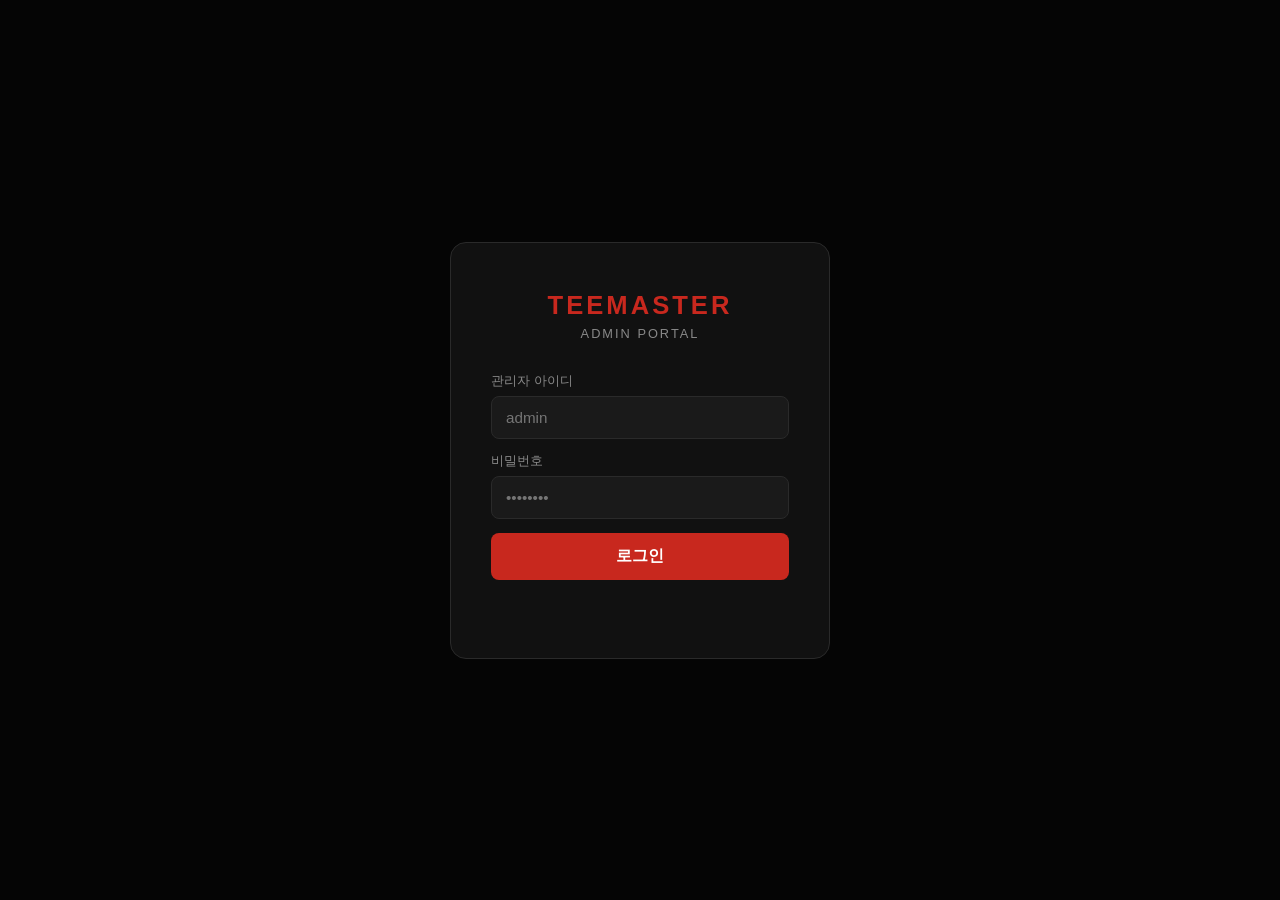
<file: admin.html>
<!doctype html>
<html lang="ko">
<head>
  <meta charset="utf-8">
  <meta name="viewport" content="width=device-width, initial-scale=1">
  <title>TEEMASTER 관리자</title>
  <style>
    *, *::before, *::after { box-sizing: border-box; margin: 0; padding: 0; }
    :root {
      --bg: #050505;
      --bg2: #111;
      --bg3: #1a1a1a;
      --border: #2a2a2a;
      --accent: #c8281e;
      --accent-hover: #a01e16;
      --text: #f0f0f0;
      --muted: #888;
      --green: #2ecc71;
      --red: #e74c3c;
    }
    body { background: var(--bg); color: var(--text); font-family: 'Segoe UI', -apple-system, sans-serif; min-height: 100vh; }

    /* ── Login ── */
    .login-wrap {
      min-height: 100vh;
      display: flex; align-items: center; justify-content: center;
      padding: 20px;
    }
    .login-box {
      background: var(--bg2);
      border: 1px solid var(--border);
      border-radius: 16px;
      padding: 48px 40px;
      width: 100%; max-width: 380px;
    }
    .login-logo {
      font-size: 1.6rem; font-weight: 800; letter-spacing: 3px;
      color: var(--accent); text-align: center; margin-bottom: 6px;
    }
    .login-sub { text-align: center; color: var(--muted); font-size: 0.8rem; margin-bottom: 32px; letter-spacing: 2px; }
    .login-label { display: block; font-size: 0.8rem; color: var(--muted); margin-bottom: 6px; }
    .login-input {
      width: 100%; padding: 12px 14px; background: var(--bg3);
      border: 1px solid var(--border); border-radius: 8px;
      color: var(--text); font-size: 0.95rem; margin-bottom: 14px;
      transition: border-color .2s;
    }
    .login-input:focus { outline: none; border-color: var(--accent); }
    .login-btn {
      width: 100%; padding: 13px; background: var(--accent); color: #fff;
      border: none; border-radius: 8px; font-size: 1rem; font-weight: 700;
      cursor: pointer; transition: background .2s;
    }
    .login-btn:hover { background: var(--accent-hover); }
    .login-error { color: var(--red); font-size: 0.85rem; margin-top: 10px; text-align: center; min-height: 20px; }

    /* ── Admin layout ── */
    #admin-app { display: none; }
    .admin-header {
      background: #000; border-bottom: 1px solid var(--border);
      padding: 0 32px; height: 56px;
      display: flex; align-items: center; justify-content: space-between;
      position: sticky; top: 0; z-index: 100;
    }
    .admin-logo { font-size: 1.1rem; font-weight: 800; letter-spacing: 2px; color: var(--accent); }
    .admin-logo span { color: var(--muted); font-weight: 400; font-size: 0.75rem; margin-left: 10px; letter-spacing: 1px; }
    .admin-logout {
      background: transparent; border: 1px solid var(--border);
      color: var(--muted); padding: 6px 14px; border-radius: 6px;
      cursor: pointer; font-size: 0.8rem; transition: border-color .2s, color .2s;
    }
    .admin-logout:hover { border-color: var(--accent); color: var(--text); }

    .admin-body { max-width: 1100px; margin: 0 auto; padding: 32px 24px; }
    .admin-stats {
      display: grid; grid-template-columns: repeat(3, 1fr); gap: 16px; margin-bottom: 32px;
    }
    .stat-card {
      background: var(--bg2); border: 1px solid var(--border);
      border-radius: 12px; padding: 20px 24px;
    }
    .stat-label { font-size: 0.75rem; color: var(--muted); letter-spacing: 1px; text-transform: uppercase; margin-bottom: 8px; }
    .stat-value { font-size: 2rem; font-weight: 800; color: var(--text); }
    .stat-value.accent { color: var(--accent); }

    .section-title {
      font-size: 0.8rem; font-weight: 700; color: var(--muted);
      letter-spacing: 2px; text-transform: uppercase; margin-bottom: 16px;
    }

    .inquiry-table-wrap { overflow-x: auto; }
    table {
      width: 100%; border-collapse: collapse;
      background: var(--bg2); border-radius: 12px; overflow: hidden;
    }
    thead th {
      background: var(--bg3); color: var(--muted); font-size: 0.75rem;
      font-weight: 600; letter-spacing: 1px; text-transform: uppercase;
      padding: 12px 16px; text-align: left; border-bottom: 1px solid var(--border);
    }
    tbody tr {
      border-bottom: 1px solid var(--border);
      transition: background .15s;
    }
    tbody tr:last-child { border-bottom: none; }
    tbody tr:hover { background: rgba(200, 40, 30, 0.04); }
    tbody tr.unread { background: rgba(200, 40, 30, 0.06); }
    td {
      padding: 14px 16px; font-size: 0.875rem; color: var(--text);
      vertical-align: middle; max-width: 200px;
    }
    td .overflow { white-space: nowrap; overflow: hidden; text-overflow: ellipsis; max-width: 180px; display: block; }
    td .muted { color: var(--muted); font-size: 0.78rem; }
    .badge-unread {
      display: inline-block; background: var(--accent); color: #fff;
      font-size: 0.65rem; padding: 2px 7px; border-radius: 10px; font-weight: 700;
      vertical-align: middle; margin-left: 4px;
    }
    .btn-read, .btn-del {
      border: 1px solid var(--border); background: transparent;
      color: var(--muted); font-size: 0.75rem; padding: 5px 10px;
      border-radius: 6px; cursor: pointer; transition: all .15s; white-space: nowrap;
    }
    .btn-read:hover { border-color: var(--green); color: var(--green); }
    .btn-del:hover { border-color: var(--red); color: var(--red); }
    .action-btns { display: flex; gap: 6px; flex-wrap: nowrap; }

    .empty-state {
      text-align: center; padding: 60px 20px; color: var(--muted); font-size: 0.9rem;
    }
    .empty-icon { font-size: 2.5rem; margin-bottom: 12px; }

    /* Detail modal */
    .modal-overlay {
      position: fixed; inset: 0; background: rgba(0,0,0,.75);
      display: flex; align-items: center; justify-content: center;
      z-index: 1000; padding: 20px;
    }
    .modal-overlay.hidden { display: none; }
    .modal-box {
      background: var(--bg2); border: 1px solid var(--border);
      border-radius: 16px; padding: 32px; width: 100%; max-width: 520px;
      max-height: 80vh; overflow-y: auto;
    }
    .modal-title { font-size: 1.1rem; font-weight: 700; margin-bottom: 20px; }
    .modal-field { margin-bottom: 14px; }
    .modal-field-label { font-size: 0.75rem; color: var(--muted); letter-spacing: 1px; text-transform: uppercase; margin-bottom: 4px; }
    .modal-field-value { font-size: 0.95rem; color: var(--text); white-space: pre-wrap; word-break: break-all; }
    .modal-close {
      margin-top: 24px; width: 100%; padding: 11px;
      background: var(--bg3); border: 1px solid var(--border);
      color: var(--text); border-radius: 8px; cursor: pointer; font-size: 0.9rem;
      transition: border-color .2s;
    }
    .modal-close:hover { border-color: var(--accent); }

    @media (max-width: 640px) {
      .admin-stats { grid-template-columns: 1fr; }
      .admin-body { padding: 20px 16px; }
      .admin-header { padding: 0 16px; }
    }
  </style>
</head>
<body>

<!-- Login Screen -->
<div class="login-wrap" id="login-screen">
  <div class="login-box">
    <div class="login-logo">TEEMASTER</div>
    <div class="login-sub">ADMIN PORTAL</div>
    <label class="login-label">관리자 아이디</label>
    <input type="text" class="login-input" id="login-user" placeholder="admin" autocomplete="username">
    <label class="login-label">비밀번호</label>
    <input type="password" class="login-input" id="login-pass" placeholder="••••••••" autocomplete="current-password">
    <button class="login-btn" id="login-btn">로그인</button>
    <div class="login-error" id="login-error"></div>
  </div>
</div>

<!-- Admin App -->
<div id="admin-app">
  <header class="admin-header">
    <div class="admin-logo">TEEMASTER <span>ADMIN</span></div>
    <button class="admin-logout" id="logout-btn">로그아웃</button>
  </header>
  <main class="admin-body">
    <div class="admin-stats">
      <div class="stat-card">
        <div class="stat-label">전체 문의</div>
        <div class="stat-value" id="stat-total">—</div>
      </div>
      <div class="stat-card">
        <div class="stat-label">미확인</div>
        <div class="stat-value accent" id="stat-unread">—</div>
      </div>
      <div class="stat-card">
        <div class="stat-label">오늘 접수</div>
        <div class="stat-value" id="stat-today">—</div>
      </div>
    </div>

    <div class="section-title">문의 목록</div>
    <div class="inquiry-table-wrap">
      <table>
        <thead>
          <tr>
            <th>접수일시</th>
            <th>이름</th>
            <th>회사</th>
            <th>이메일</th>
            <th>연락처</th>
            <th>문의내용</th>
            <th>관리</th>
          </tr>
        </thead>
        <tbody id="inquiry-tbody">
          <tr><td colspan="7"><div class="empty-state"><div class="empty-icon">📭</div>데이터를 불러오는 중...</div></td></tr>
        </tbody>
      </table>
    </div>
  </main>
</div>

<!-- Detail Modal -->
<div class="modal-overlay hidden" id="detail-modal">
  <div class="modal-box">
    <div class="modal-title">문의 상세 내용</div>
    <div id="modal-content"></div>
    <button class="modal-close" id="modal-close-btn">닫기</button>
  </div>
</div>

<script>
  const API = '';  // same origin
  let TOKEN = localStorage.getItem('tm_admin_token') || '';

  // ── Auth ────────────────────────────────────────────────
  async function login() {
    const user = document.getElementById('login-user').value.trim();
    const pass = document.getElementById('login-pass').value;
    const errEl = document.getElementById('login-error');
    errEl.textContent = '';
    try {
      const res = await fetch(API + '/api/admin/login', {
        method: 'POST',
        headers: { 'Content-Type': 'application/json' },
        body: JSON.stringify({ username: user, password: pass })
      });
      const data = await res.json();
      if (data.success) {
        TOKEN = data.token;
        localStorage.setItem('tm_admin_token', TOKEN);
        showAdmin();
      } else {
        errEl.textContent = '아이디 또는 비밀번호가 올바르지 않습니다.';
      }
    } catch (e) {
      errEl.textContent = '서버 연결에 실패했습니다.';
    }
  }

  function logout() {
    TOKEN = '';
    localStorage.removeItem('tm_admin_token');
    document.getElementById('admin-app').style.display = 'none';
    document.getElementById('login-screen').style.display = 'flex';
    document.getElementById('login-pass').value = '';
  }

  function showAdmin() {
    document.getElementById('login-screen').style.display = 'none';
    document.getElementById('admin-app').style.display = 'block';
    loadInquiries();
  }

  // ── Inquiries ────────────────────────────────────────────
  async function loadInquiries() {
    try {
      const res = await fetch(API + '/api/admin/inquiries', {
        headers: { 'Authorization': 'Bearer ' + TOKEN }
      });
      if (res.status === 401) { logout(); return; }
      const data = await res.json();
      renderInquiries(Array.isArray(data) ? data : []);
    } catch (e) {
      document.getElementById('inquiry-tbody').innerHTML =
        '<tr><td colspan="7"><div class="empty-state"><div class="empty-icon">⚠️</div>데이터 로드 실패</div></td></tr>';
    }
  }

  function renderInquiries(list) {
    // Sort newest first
    list.sort((a, b) => b.createdAt.localeCompare(a.createdAt));

    const today = new Date().toISOString().slice(0, 10);
    const unread = list.filter(i => !i.read).length;
    const todayCount = list.filter(i => i.createdAt && i.createdAt.startsWith(today)).length;

    document.getElementById('stat-total').textContent = list.length;
    document.getElementById('stat-unread').textContent = unread;
    document.getElementById('stat-today').textContent = todayCount;

    const tbody = document.getElementById('inquiry-tbody');
    if (list.length === 0) {
      tbody.innerHTML = '<tr><td colspan="7"><div class="empty-state"><div class="empty-icon">📭</div>아직 접수된 문의가 없습니다.</div></td></tr>';
      return;
    }

    tbody.innerHTML = list.map(item => `
      <tr class="${!item.read ? 'unread' : ''}" id="row-${item.id}">
        <td><span class="muted">${item.createdAt || ''}</span></td>
        <td>
          <span class="overflow">${esc(item.name || '')}${!item.read ? '<span class="badge-unread">NEW</span>' : ''}</span>
        </td>
        <td><span class="overflow">${esc(item.company || '-')}</span></td>
        <td><span class="overflow">${esc(item.email || '')}</span></td>
        <td><span class="overflow">${esc(item.phone || '-')}</span></td>
        <td>
          <span class="overflow" style="cursor:pointer;color:#aaa" onclick="showDetail(${JSON.stringify(item).replace(/"/g,'&quot;')})">
            ${esc((item.intent || '').substring(0, 40))}${(item.intent || '').length > 40 ? '…' : ''}
          </span>
        </td>
        <td>
          <div class="action-btns">
            ${!item.read ? `<button class="btn-read" onclick="markRead('${item.id}')">확인</button>` : ''}
            <button class="btn-del" onclick="deleteItem('${item.id}')">삭제</button>
          </div>
        </td>
      </tr>
    `).join('');
  }

  async function markRead(id) {
    await fetch(API + '/api/admin/inquiries/' + id + '/read', {
      method: 'POST',
      headers: { 'Authorization': 'Bearer ' + TOKEN }
    });
    loadInquiries();
  }

  async function deleteItem(id) {
    if (!confirm('이 문의를 삭제하시겠습니까?')) return;
    await fetch(API + '/api/admin/inquiries/' + id + '/delete', {
      method: 'POST',
      headers: { 'Authorization': 'Bearer ' + TOKEN }
    });
    loadInquiries();
  }

  // ── Detail modal ────────────────────────────────────────
  function showDetail(item) {
    const fields = [
      ['접수일시', item.createdAt],
      ['이름 / Name', item.name],
      ['회사 / Company', item.company || '-'],
      ['이메일 / Email', item.email],
      ['연락처 / Phone', item.phone || '-'],
      ['문의 내용', item.intent],
    ];
    document.getElementById('modal-content').innerHTML = fields.map(([k, v]) => `
      <div class="modal-field">
        <div class="modal-field-label">${k}</div>
        <div class="modal-field-value">${esc(v || '')}</div>
      </div>
    `).join('');
    document.getElementById('detail-modal').classList.remove('hidden');
    if (!item.read) markRead(item.id);
  }

  function esc(s) {
    return String(s).replace(/&/g,'&amp;').replace(/</g,'&lt;').replace(/>/g,'&gt;').replace(/"/g,'&quot;');
  }

  // ── Init ─────────────────────────────────────────────────
  document.getElementById('login-btn').addEventListener('click', login);
  document.getElementById('login-pass').addEventListener('keydown', e => { if (e.key === 'Enter') login(); });
  document.getElementById('login-user').addEventListener('keydown', e => { if (e.key === 'Enter') login(); });
  document.getElementById('logout-btn').addEventListener('click', logout);
  document.getElementById('modal-close-btn').addEventListener('click', () => {
    document.getElementById('detail-modal').classList.add('hidden');
  });
  document.getElementById('detail-modal').addEventListener('click', function(e) {
    if (e.target === this) this.classList.add('hidden');
  });

  // Auto-login if token saved
  if (TOKEN) showAdmin();
</script>
</body>
</html>
</file>
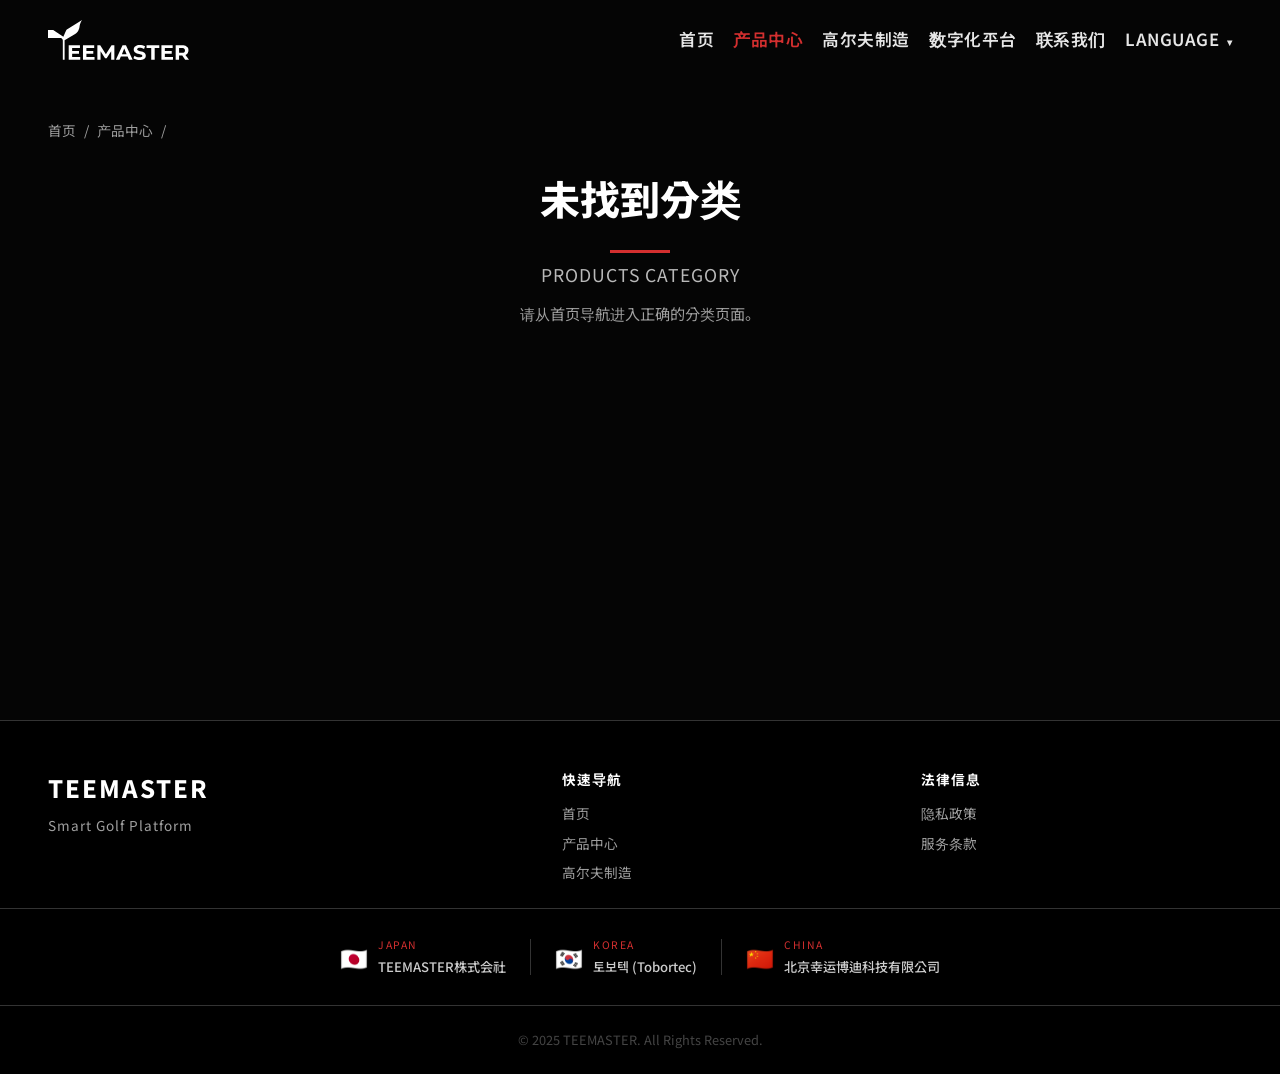
<file: category.html>
<!doctype html>
<html class="no-js" lang="zh">

<head>
    <meta charset="utf-8">
    <meta name="viewport" content="width=device-width, initial-scale=1">
    <title>产品分类系列 | TEEMASTER</title>
    <link rel="preconnect" href="https://fonts.googleapis.com">
    <link rel="preconnect" href="https://fonts.gstatic.com" crossorigin>
    <link href="https://fonts.googleapis.com/css2?family=Noto+Sans+KR:wght@300;400;500;600;700&display=swap" rel="stylesheet">
    <link rel="stylesheet" href="css/variables.css">
    <link rel="stylesheet" href="css/reset.css">
    <link rel="stylesheet" href="css/header.css">
    <link rel="stylesheet" href="css/footer.css">
    <link rel="stylesheet" href="css/products.css">
    <meta name="theme-color" content="#0a0a0a">
    <style>
        body {
            background-color: #050505;
        }

        .tm-category-main {
            padding-top: calc(var(--tm-header-height) + 40px);
            min-height: 80vh;
            max-width: var(--tm-max-width);
            margin: 0 auto;
            padding-bottom: 60px;
            padding-left: var(--tm-spacing-lg);
            padding-right: var(--tm-spacing-lg);
        }

        .tm-category-header {
            text-align: center;
            margin-bottom: 40px;
        }

        .tm-category-desc {
            font-size: 0.95rem;
            color: var(--tm-color-text-muted);
            max-width: 600px;
            margin: 12px auto 0;
            line-height: 1.6;
        }

        /* Enhanced card for gear items */
        .tm-card {
            border-radius: 8px;
            overflow: hidden;
        }

        .tm-card-img-placeholder {
            width: 100%;
            height: 220px;
            display: flex;
            align-items: center;
            justify-content: center;
            font-size: 3rem;
            background: linear-gradient(135deg, #1a1a1a, #2a2a2a);
            border-bottom: 1px solid var(--tm-color-border);
        }

        .tm-card-badge {
            display: inline-block;
            font-size: 0.7rem;
            padding: 3px 8px;
            border-radius: 4px;
            background: var(--tm-color-accent);
            color: #fff;
            margin-top: 8px;
            letter-spacing: 0.5px;
        }

        /* Breadcrumb */
        .tm-breadcrumb {
            display: flex;
            gap: 8px;
            align-items: center;
            font-size: 0.85rem;
            color: var(--tm-color-text-muted);
            margin-bottom: 24px;
        }

        .tm-breadcrumb a {
            color: var(--tm-color-text-muted);
            transition: color 0.2s;
        }

        .tm-breadcrumb a:hover {
            color: var(--tm-color-text);
        }

        .tm-breadcrumb span {
            color: var(--tm-color-accent);
        }

        @media (max-width: 768px) {
            .tm-category-main {
                padding-left: 1.5rem;
                padding-right: 1.5rem;
                padding-top: calc(var(--tm-header-height) + 20px);
            }

            .tm-category-header {
                margin-bottom: 24px;
            }

            .tm-card-img-placeholder {
                height: auto;
                aspect-ratio: 1 / 1;
                font-size: 2rem;
            }

            .tm-category-desc {
                font-size: 0.8rem;
            }
        }
    </style>
</head>

<body>
    <header class="tm-header scrolled" id="tm-header">
    <div class="tm-header-container">
      <a href="index.html" class="tm-logo">
        <img src="img/brand/TEEMASTER-LOGO-BANNER-W.svg" alt="TEEMASTER" class="tm-logo-img">
      </a>
      <nav class="tm-nav">
        <ul class="tm-nav-list">
          <li data-mega-col="0"><a href="index.html#hero" data-i18n="nav-home">首页</a></li>
          <li data-mega-col="1"><a href="products.html" data-i18n="nav-products">产品中心</a></li>
          <li data-mega-col="2"><a href="golf-gear.html" data-i18n="nav-golf-gear">高尔夫制造</a></li>
          <li data-mega-col="3"><a href="index.html#platform" data-i18n="nav-platform">数字化平台</a></li>
          <li data-mega-col="4"><a href="contact.html" data-i18n="nav-contact">联系我们</a></li>
          <li data-mega-col="5"><a href="#" class="tm-lang-nav-btn">LANGUAGE <span class="tm-lang-arrow">▾</span></a>
          </li>
        </ul>
      </nav>
      <div class="tm-hamburger" id="tm-hamburger">
        <span></span><span></span><span></span>
      </div>
    </div>

    <!-- Shared full-width Mega Menu -->
    <div class="tm-mega-menu" id="tm-mega-menu">
      <div class="tm-mega-inner">

        <!-- Col 0: 首页 -->
        <div class="tm-mega-col" data-col="0">
          <h4 data-i18n="nav-home">首页</h4>
          <a href="index.html#hero" data-i18n="mega-home-top">返回顶部</a>
          <a href="index.html#products" data-i18n="sec-hardware-title">智能硬件</a>
          <a href="index.html#platform" data-i18n="nav-platform">数字化平台</a>
          <a href="index.html#contact" data-i18n="nav-contact">联系我们</a>
        </div>

        <!-- Col 1: 产品中心 -->
        <div class="tm-mega-col" data-col="1">
          <h4 data-i18n="nav-products">产品中心</h4>
          <a href="category.html?cat=tee-up" data-i18n="hw-autotee">自动发球机</a>
          <a href="category.html?cat=simulator" data-i18n="hw-sim">智能模拟器</a>
          <a href="category.html?cat=distributor" data-i18n="hw-distributor">自动配球机</a>
          <a href="product-putter.html" data-i18n="hw-putter">推杆练习器</a>
        </div>

        <!-- Col 2: 高尔夫制造 -->
        <div class="tm-mega-col" data-col="2">
          <h4 data-i18n="nav-golf-gear">高尔夫制造</h4>
          <div style="column-count: 2; column-gap: 20px;">
            <a href="category.html?cat=gear-bags" data-i18n="gear-cat-bags">高尔夫球包</a>
            <a href="category.html?cat=gear-accessories" data-i18n="gear-cat-accessories">高尔夫配件</a>
            <a href="category.html?cat=gear-balls" data-i18n="gear-cat-balls">高尔夫球</a>
            <a href="category.html?cat=gear-clubs" data-i18n="gear-cat-clubs">高尔夫球杆</a>
            <a href="category.html?cat=gear-apparel" data-i18n="gear-cat-apparel">高尔夫服装</a>
            <a href="category.html?cat=gear-shoes" data-i18n="gear-cat-shoes">高尔夫球鞋</a>
            <a href="category.html?cat=gear-fitting" data-i18n="gear-cat-fitting">定制配件</a>
            <a href="category.html?cat=gear-beauty" data-i18n="gear-cat-beauty">高尔夫美容</a>
            <a href="category.html?cat=gear-practice" data-i18n="gear-cat-practice">练习用品</a>
            <a href="category.html?cat=gear-screen" data-i18n="gear-cat-screen">屏幕制作</a>
            <a href="category.html?cat=gear-park" data-i18n="gear-cat-park">公园高尔夫</a>
          </div>
        </div>

        <!-- Col 3: 数字化平台 -->
        <div class="tm-mega-col" data-col="3">
          <h4 data-i18n="nav-platform">数字化平台</h4>
          <a href="index.html#platform" data-i18n="mega-plat-app">TEEMASTER App</a>
          <a href="index.html#platform" data-i18n="mega-plat-social">社交竞技</a>
          <a href="index.html#platform" data-i18n="mega-plat-ai">AI 挥杆分析</a>
          <a href="index.html#platform" data-i18n="mega-plat-iot">智能连接</a>
        </div>

        <!-- Col 4: 联系我们 -->
        <div class="tm-mega-col" data-col="4">
          <h4 data-i18n="nav-contact">联系我们</h4>
          <a href="contact.html" data-i18n="mega-contact-b2b">B2B 合作咨询</a>
          <a href="contact.html" data-i18n="mega-contact-odm">ODM / OEM 定制</a>
          <a href="contact.html" data-i18n="mega-contact-dist">区域代理</a>
        </div>

        <!-- Col 5: Language -->
        <div class="tm-mega-col" data-col="5">
          <h4>语言 / Language / 언어</h4>
          <button class="tm-lang-option" data-lang="zh">中文</button>
          <button class="tm-lang-option" data-lang="en">English</button>
          <button class="tm-lang-option" data-lang="ko">한국어</button>
          <button class="tm-lang-option" data-lang="ja">日本語</button>
        </div>

      </div>
    </div>
  </header>

    <main class="tm-category-main">
        <div class="tm-breadcrumb" id="breadcrumb"></div>
        <div class="tm-category-header">
            <h1 class="tm-section-title" id="cat-title" data-i18n="cat-page-title">产品分类</h1>
            <p class="tm-section-subtitle" id="cat-subtitle">PRODUCTS CATEGORY</p>
            <p class="tm-category-desc" id="cat-desc"></p>
        </div>

        <div class="tm-grid" id="category-grid">
        </div>
    </main>

    <footer class="tm-footer">
        <div class="tm-footer-inner">
            <div class="tm-footer-brand">
                <div class="tm-footer-logo">TEEMASTER</div>
                <p class="tm-footer-tagline" data-i18n="footer-tagline">Smart Golf Platform</p>
            </div>
            <div class="tm-footer-nav">
                <h4 data-i18n="footer-nav-title">快速导航</h4>
                <a href="index.html" data-i18n="nav-home">首页</a>
                <a href="products.html" data-i18n="nav-products">产品中心</a>
                <a href="golf-gear.html" data-i18n="nav-golf-gear">高尔夫制造</a>
            </div>
            <div class="tm-footer-legal">
                <h4 data-i18n="footer-legal-title">法律信息</h4>
                <a href="#" data-i18n="footer-privacy">隐私政策</a>
                <a href="#" data-i18n="footer-terms">服务条款</a>
            </div>
        </div>
        <div class="tm-footer-bottom">
            <div class="tm-footer-copy" data-i18n="footer-copy">&copy; 2025 TEEMASTER. All Rights Reserved.</div>
        </div>
    </footer>

    <script src="js/app.js"></script>
    <script src="js/gear-data.js"></script>
    <script>
        // ========================================
        // 智能硬件分类数据（原有）
        // ========================================
        const hardwareData = {
            'simulator': {
                title: { zh: '室内模拟器系列', en: 'Simulator Series', ko: '실내 시뮬레이터 시리즈', ja: 'シュミレーターシリーズ' },
                sub: 'SIMULATOR SERIES',
                parent: 'products',
                items: [
                    { name: { zh: 'TEEMASTER 高尔夫模拟器', en: 'TEEMASTER Golf Simulator', ko: 'TEEMASTER 골프 시뮬레이터', ja: 'TEEMASTER ゴルフシミュレーター' }, desc: { zh: '点击查看设备详情参数', en: 'Click to view specs', ko: '상세 제원 보기', ja: '詳細な仕様を表示' }, img: 'img/products/TEEMASTER高尔夫模拟器/golf_simulator.png', link: 'product-sim.html' },
                    { name: { zh: '果岭贝贝智能推杆模拟器', en: 'Green Baby Putter Simulator', ko: '그린베이비 퍼팅 시뮬레이터', ja: 'グリーンベイビー パターシミュレーター' }, desc: { zh: '点击查看设备详情参数', en: 'Click to view specs', ko: '상세 제원 보기', ja: '詳細な仕様を表示' }, img: 'img/products/果岭贝贝智能高尔夫推杆模拟器/gl3.jpg', link: 'product-putter.html' }
                ]
            },
            'tee-up': {
                title: { zh: '智能发球机系列', en: 'Auto Tee-Up Series', ko: '스마트 오토 티업 시리즈', ja: '自動ティーアップ機シリーズ' },
                sub: 'AUTO TEE-UP SERIES',
                parent: 'products',
                items: [
                    { name: { zh: '立式智能发球机', en: 'Upright Smart Tee-Up', ko: '스탠드형 스마트 오토 티업', ja: 'スタンド型スマート自動ティーアップ' }, desc: { zh: '点击查看设备详情参数', en: 'Click to view specs', ko: '상세 제원 보기', ja: '詳細な仕様を表示' }, img: 'img/products/立式发球机/autotee_new.png', link: 'product-autotee.html' },
                    { name: { zh: '练习场智能发球机', en: 'Range Auto Tee-Up', ko: '드라이빙 레인지 오토 티업', ja: '練習場用自動ティーアップ' }, desc: { zh: '点击查看设备详情参数', en: 'Click to view specs', ko: '상세 제원 보기', ja: '詳細な仕様を表示' }, img: 'img/products/练习场发球机/dr_tee_new.png', link: 'product-dr-tee.html' }
                ]
            },
            'distributor': {
                title: { zh: '自动配球机系列', en: 'Ball Distributor Series', ko: '자동 볼 배분기 시리즈', ja: '自動配球機シリーズ' },
                sub: 'BALL DISTRIBUTOR SERIES',
                parent: 'products',
                items: [
                    { name: { zh: '125型 智能配球机', en: 'Model 125 Distributor', ko: '125형 스마트 배분기', ja: '125型スマート配球機' }, desc: { zh: '点击查看设备详情参数', en: 'Click to view specs', ko: '상세 제원 보기', ja: '詳細な仕様を表示' }, img: 'img/products/各种供球机/125供球机.png', link: 'product-distributor.html?type=125' },
                    { name: { zh: '160型 智能配球机', en: 'Model 160 Distributor', ko: '160형 스마트 배분기', ja: '160型スマート配球機' }, desc: { zh: '点击查看设备详情参数', en: 'Click to view specs', ko: '상세 제원 보기', ja: '詳細な仕様を表示' }, img: 'img/products/各种供球机/160供球机.png', link: 'product-distributor.html?type=160' },
                    { name: { zh: '185型 智能配球机', en: 'Model 185 Distributor', ko: '185형 스마트 배분기', ja: '185型スマート配球機' }, desc: { zh: '点击查看设备详情参数', en: 'Click to view specs', ko: '상세 제원 보기', ja: '詳細な仕様を表示' }, img: 'img/products/各种供球机/185供球机_new.png', link: 'product-distributor.html?type=185' }
                ]
            }
        };

        // ========================================
        // 高尔夫制造分类数据 — loaded from js/gear-data.js
        // ========================================
        // gearData is provided by gear-data.js (imported above)
        const _gearDataPlaceholder = {
            'gear-bags': {
                title: { zh: '高尔夫球包', en: 'Golf Bags', ko: '골프 가방', ja: 'ゴルフバッグ' , ja: 'ゴルフバッグ' },
                sub: 'GOLF BAGS',
                desc: { zh: '覆盖球场、旅行、日常多场景的全系球包产品线', en: 'Full range of bags for course, travel and daily use', ko: '코스, 여행, 일상 등 다양한 상황에 맞는 골프 가방 라인업', ja: 'コース、旅行、日常など多様なシーンに対応する全ラインナップ' , ja: 'コース、旅行、日常など多様なシーンに対応する全ラインナップ' },
                icon: '🎒',
                parent: 'golf-gear',
                items: [
                    { id: 'bag-set', name: { zh: '高尔夫球包套装', en: 'Golf Bag Set', ko: '골프백 세트', ja: 'ゴルフバッグセット' , ja: 'ゴルフバッグセット' }, desc: { zh: '完整球包+配件套装组合', en: 'Complete bag & accessory combo', ko: '완전한 백+액세서리 세트', ja: 'バッグ＋アクセサリーのコンボセット' , ja: 'バッグ＋アクセサリーのコンボセット' }, emoji: '🧳' },
                    { id: 'boston-bag', name: { zh: '波士顿包', en: 'Boston Bag', ko: '보스턴백', ja: 'ボストンバッグ' , ja: 'ボストンバッグ' }, desc: { zh: '大容量旅行/衣物包', en: 'Large capacity travel/clothing bag', ko: '대용량 여행/의류 가방', ja: '大容量の旅行・衣類用バッグ' , ja: '大容量の旅行・衣類用バッグ' }, emoji: '👜' },
                    { id: 'stand-bag', name: { zh: '支架包', en: 'Stand Bag', ko: '스탠드백', ja: 'スタンドバッグ' , ja: 'スタンドバッグ' }, desc: { zh: '轻便自立式球包', en: 'Lightweight self-standing bag', ko: '경량 자립식 골프백', ja: '軽量自立式ゴルフバッグ' , ja: '軽量自立式ゴルフバッグ' }, emoji: '🏌️' },
                    { id: 'half-bag', name: { zh: '半包', en: 'Half Bag', ko: '하프백', ja: 'ハーフバッグ' , ja: 'ハーフバッグ' }, desc: { zh: '便携练习用迷你球包', en: 'Compact practice mini bag', ko: '컴팩트 연습용 미니백', ja: '練習用のコンパクトなミニバッグ' , ja: '練習用のコンパクトなミニバッグ' }, emoji: '🎒' },
                    { id: 'bag-cart', name: { zh: '球包推车', en: 'Bag Cart', ko: '백카트', ja: 'バッグカート' , ja: 'バッグカート' }, desc: { zh: '易折叠球包运输推车', en: 'Foldable bag transport cart', ko: '접이식 백 운반 카트', ja: '折りたたみ式バッグ運搬カート' , ja: '折りたたみ式バッグ運搬カート' }, emoji: '🛒' },
                    { id: 'bag-cover', name: { zh: '球包套', en: 'Bag Cover', ko: '백커버', ja: 'バッグカバー' , ja: 'バッグカバー' }, desc: { zh: '运输防护球包罩', en: 'Protective bag travel cover', ko: '보호용 백 커버', ja: 'トラベル用保護バッグカバー' , ja: 'トラベル用保護バッグカバー' }, emoji: '🛡️' },
                    { id: 'shoe-bag', name: { zh: '球鞋袋', en: 'Shoe Bag', ko: '신발가방', ja: 'シューズバッグ' , ja: 'シューズバッグ' }, desc: { zh: '独立收纳球鞋袋', en: 'Separate shoe storage bag', ko: '별도 신발 수납 가방', ja: 'セパレートシューズ収納バッグ' , ja: 'セパレートシューズ収納バッグ' }, emoji: '👟' },
                    { id: 'small-bag', name: { zh: '高尔夫小包', en: 'Small Pouch', ko: '골프 파우치', ja: 'ゴルフポーチ' , ja: 'ゴルフポーチ' }, desc: { zh: '随身携带配件小包', en: 'Carry-along accessory pouch', ko: '휴대용 액세서리 파우치', ja: '小物入れ用ポーチ' , ja: '小物入れ用ポーチ' }, emoji: '👛' },
                    { id: 'ball-bag', name: { zh: '球袋', en: 'Ball Bag', ko: '볼백', ja: 'ボールバッグ' , ja: 'ボールバッグ' }, desc: { zh: '练习球收纳袋', en: 'Practice ball storage bag', ko: '연습볼 수납 가방', ja: '練習用ボール収納バッグ' , ja: '練習用ボール収納バッグ' }, emoji: '🏐' }
                ]
            },
            'gear-accessories': {
                title: { zh: '高尔夫配件', en: 'Accessories', ko: '액세서리', ja: 'ゴルフアクセサリー' , ja: 'ゴルフアクセサリー' },
                sub: 'GOLF ACCESSORIES',
                desc: { zh: '提升球场体验的必备配件与护具', en: 'Essential accessories & protection for the course', ko: '코스에서의 경험을 높여주는 필수 액세서리', ja: 'コース体験を向上させる必須アイテム' , ja: 'コース体験を向上させる必須アイテム' },
                icon: '🧤',
                parent: 'golf-gear',
                items: [
                    { id: 'glove', name: { zh: '高尔夫手套', en: 'Golf Gloves', ko: '골프 글러브', ja: 'ゴルフグローブ' , ja: 'ゴルフグローブ' }, desc: { zh: '增强握杆稳定性', en: 'Enhanced grip stability', ko: '그립 안정성 향상', ja: 'グリップ力を強化' , ja: 'グリップ力を強化' }, emoji: '🧤' },
                    { id: 'cap', name: { zh: '高尔夫帽', en: 'Golf Caps', ko: '골프 모자', ja: 'ゴルフキャップ' , ja: 'ゴルフキャップ' }, desc: { zh: '防晒透气运动帽', en: 'UV protection sport caps', ko: '자외선 차단 스포츠 모자', ja: 'UVカット・速乾スポーツキャップ' , ja: 'UVカット・速乾スポーツキャップ' }, emoji: '🧢' },
                    { id: 'belt', name: { zh: '高尔夫腰带', en: 'Golf Belts', ko: '골프 벨트', ja: 'ゴルフベルト' , ja: 'ゴルフベルト' }, desc: { zh: '时尚功能兼备', en: 'Style meets function', ko: '스타일과 기능의 결합', ja: 'スタイルと機能性を両立' , ja: 'スタイルと機能性を両立' }, emoji: '👔' },
                    { id: 'socks', name: { zh: '高尔夫袜子', en: 'Golf Socks', ko: '골프 양말', ja: 'ゴルフソックス' , ja: 'ゴルフソックス' }, desc: { zh: '透气减震运动袜', en: 'Breathable cushion sport socks', ko: '통기성 쿠션 스포츠 양말', ja: '通气性とクッション性に優れたソックス' , ja: '通气性とクッション性に優れたソックス' }, emoji: '🧦' },
                    { id: 'arm-guard', name: { zh: '护臂', en: 'Arm Guard', ko: '암가드', ja: 'アームカバー' , ja: 'アームカバー' }, desc: { zh: 'UV防护冰感袖套', en: 'UV protection cooling sleeves', ko: 'UV 차단 쿨링 슬리브', ja: 'UVカット冷感スリーブ' , ja: 'UVカット冷感スリーブ' }, emoji: '💪' },
                    { id: 'headcover', name: { zh: '杆头套', en: 'Headcovers', ko: '헤드커버', ja: 'ヘッドカバー' , ja: 'ヘッドカバー' }, desc: { zh: '保护球杆杆头', en: 'Club head protection', ko: '클럽 헤드 보호', ja: 'クラブヘッドを保護' , ja: 'クラブヘッドを保護' }, emoji: '🎩' },
                    { id: 'cleaner', name: { zh: '清洁器', en: 'Club Cleaner', ko: '클리너', ja: 'クリーナー' , ja: 'クリーナー' }, desc: { zh: '球杆/球清洁工具', en: 'Club & ball cleaning tools', ko: '클럽/볼 청소 도구', ja: 'クラブ・ボール清掃ツール' , ja: 'クラブ・ボール清掃ツール' }, emoji: '🧹' },
                    { id: 'tee', name: { zh: '球座', en: 'Golf Tees', ko: '골프 티', ja: 'ゴルフティー' , ja: 'ゴルフティー' }, desc: { zh: '各种材质高度球座', en: 'Various material & height tees', ko: '다양한 재질 및 높이의 골프 티', ja: '様々な素材・高さのティー' , ja: '様々な素材・高さのティー' }, emoji: '📌' },
                    { id: 'winter-gear', name: { zh: '防寒用品', en: 'Winter Gear', ko: '방한용품', ja: '防寒用品' , ja: '防寒用品' }, desc: { zh: '暖手器/耳罩等保暖配件', en: 'Hand warmers, ear muffs & more', ko: '핸드워머, 이어머프 등 보온용품', ja: 'ハンドウォーマーやイヤーマフなど' , ja: 'ハンドウォーマーやイヤーマフなど' }, emoji: '❄️' }
                ]
            },
            'gear-balls': {
                title: { zh: '高尔夫球', en: 'Golf Balls', ko: '골프볼', ja: 'ゴルフボール' , ja: 'ゴルフボール' },
                sub: 'GOLF BALLS',
                desc: { zh: '从练习到比赛，覆盖全场景的高性能球系列', en: 'High-performance balls for practice to competition', ko: '연습부터 대회까지 전 상황을 커버하는 고성능 골프볼', ja: '練習から試合まで、全シーンをカバーする高性能ボールシリーズ' , ja: '練習から試合まで、全シーンをカバーする高性能ボールシリーズ' },
                icon: '⛳',
                parent: 'golf-gear',
                items: [
                    { id: 'practice-ball', name: { zh: '练习球', en: 'Practice Balls', ko: '연습볼', ja: '練習用ボール' , ja: '練習用ボール' }, desc: { zh: '日常训练用球，耐用经济', en: 'Durable & economical training balls', ko: '내구성 있고 경제적인 연습볼', ja: '耐久性に優れた練習用ボール' , ja: '耐久性に優れた練習用ボール' }, emoji: '🟡' },
                    { id: '2piece-ball', name: { zh: '两片球', en: '2-Piece Balls', ko: '2피스볼', ja: '2ピースボール' , ja: '2ピースボール' }, desc: { zh: '远距离/高耐久性', en: 'Distance & durability focused', ko: '비거리/내구성 중심', ja: '飛距離と耐久性を重視' , ja: '飛距離と耐久性を重視' }, emoji: '⚪' },
                    { id: '3piece-ball', name: { zh: '三片球', en: '3-Piece Balls', ko: '3피스볼', ja: '3ピースボール' , ja: '3ピースボール' }, desc: { zh: '综合性能平衡', en: 'Balanced performance', ko: '밸런스드 퍼포먼스', ja: '総合的な性能バランス' , ja: '総合的な性能バランス' }, emoji: '🔵' },
                    { id: '4piece-ball', name: { zh: '四片球', en: '4-Piece Balls', ko: '4피스볼', ja: '4ピースボール' , ja: '4ピースボール' }, desc: { zh: '巡回赛级旋转控制', en: 'Tour-level spin control', ko: '투어레벨 스핀 컨트롤', ja: 'ツアークラスのスピンコントロール' , ja: 'ツアークラスのスピンコントロール' }, emoji: '🔴' },
                    { id: 'design-ball', name: { zh: '设计高尔夫球', en: 'Designer Golf Balls', ko: '디자인 골프볼', ja: 'デザインボール' , ja: 'デザインボール' }, desc: { zh: '定制图案/Logo球', en: 'Custom pattern/logo balls', ko: '맞춤 패턴/로고 볼', ja: 'カスタムロゴ・デザインボール' , ja: 'カスタムロゴ・デザインボール' }, emoji: '🎨' }
                ]
            },
            'gear-clubs': {
                title: { zh: '高尔夫球杆', en: 'Golf Clubs', ko: '골프 클럽', ja: 'ゴルフクラブ' , ja: 'ゴルフクラブ' },
                sub: 'GOLF CLUBS',
                desc: { zh: '从一号木到推杆，全套专业球杆配置', en: 'Full professional club lineup from driver to putter', ko: '드라이버부터 퍼터까지 풀 프로 클럽 라인업', ja: 'ドライバーからパターまで、プロ仕様のフルラインナップ' , ja: 'ドライバーからパターまで、プロ仕様のフルラインナップ' },
                icon: '🏌️',
                parent: 'golf-gear',
                items: [
                    { id: 'full-set', name: { zh: '全套球杆', en: 'Full Set', ko: '풀세트', ja: 'フルセット' , ja: 'フルセット' }, desc: { zh: '一站式全套球杆方案', en: 'One-stop full club solution', ko: '원스톱 풀 클럽 솔루션', ja: 'ワンストップのフルセットソリューション' , ja: 'ワンストップのフルセットソリューション' }, emoji: '🏌️' },
                    { id: 'driver', name: { zh: '一号木 (Driver)', en: 'Driver', ko: '드라이버', ja: 'ドライバー (Driver)' , ja: 'ドライバー (Driver)' }, desc: { zh: '最大化开球距离', en: 'Maximize tee-off distance', ko: '티오프 비거리 극대화', ja: '飛距離を最大化' , ja: '飛距離を最大化' }, emoji: '💨' },
                    { id: 'fairway-wood', name: { zh: '球道木 (Fairway Wood)', en: 'Fairway Wood', ko: '페어웨이 우드', ja: 'フェアウェイウッド (Fairway Wood)' , ja: 'フェアウェイウッド (Fairway Wood)' }, desc: { zh: '球道长距离击球', en: 'Long fairway shots', ko: '페어웨이 장거리 샷', ja: 'フェアウェイからのロングショット' , ja: 'フェアウェイからのロングショット' }, emoji: '🌲' },
                    { id: 'hybrid', name: { zh: '混合杆 (Hybrid)', en: 'Hybrid', ko: '하이브리드', ja: 'ユーティリティ (Hybrid)' , ja: 'ユーティリティ (Hybrid)' }, desc: { zh: '铁木兼容易打性', en: 'Iron-wood hybrid playability', ko: '아이언-우드 하이브리드 플레이어빌리티', ja: 'アイアンとウッドの利点を融合' , ja: 'アイアンとウッドの利点を融合' }, emoji: '🔄' },
                    { id: 'iron', name: { zh: '铁杆 (Iron)', en: 'Irons', ko: '아이언', ja: 'アイアン (Iron)' , ja: 'アイアン (Iron)' }, desc: { zh: '精准中短距离控制', en: 'Precise mid-short distance control', ko: '정밀 중단거리 컨트롤', ja: '正確なミドル・ショートゲーム' , ja: '正確なミドル・ショートゲーム' }, emoji: '⚡' },
                    { id: 'wedge', name: { zh: '挖起杆/切杆 (Wedge)', en: 'Wedges', ko: '웨지', ja: 'ウェッジ (Wedge)' , ja: 'ウェッジ (Wedge)' }, desc: { zh: '短打/沙坑脱困', en: 'Short game & bunker escape', ko: '숏게임/벙커 탈출', ja: 'ショートゲームとバンカー脱出' , ja: 'ショートゲームとバンカー脱出' }, emoji: '⛳' },
                    { id: 'putter', name: { zh: '推杆 (Putter)', en: 'Putter', ko: '퍼터', ja: 'パター (Putter)' , ja: 'パター (Putter)' }, desc: { zh: '果岭上的精准之选', en: 'Precision on the green', ko: '그린 위의 정밀한 선택', ja: 'グリーン上での精度の高い選択' , ja: 'グリーン上での精度の高い選択' }, emoji: '🎯' }
                ]
            },
            'gear-apparel': {
                title: { zh: '高尔夫服装', en: 'Golf Apparel', ko: '골프 의류', ja: 'ゴルフアパレル' , ja: 'ゴルフアパレル' },
                sub: 'GOLF APPAREL',
                desc: { zh: '兼顾功能性与时尚感的专业高尔夫服饰系列', en: 'Professional golf wear balancing function and style', ko: '기능성과 패션을 겸비한 프로 골프 의류 시리즈' },
                icon: '👕',
                parent: 'golf-gear',
                items: [
                    { id: 'long-sleeve', name: { zh: '长袖T恤', en: 'Long Sleeve T-Shirt', ko: '긴소매 티셔츠' }, desc: { zh: '透气速干长袖', en: 'Breathable quick-dry long sleeve', ko: '통기성 속건 긴소매' }, emoji: '👔' },
                    { id: 'short-sleeve', name: { zh: '短袖T恤', en: 'Short Sleeve T-Shirt', ko: '반소매 티셔츠' }, desc: { zh: '轻量运动短袖', en: 'Lightweight sport short sleeve', ko: '경량 스포츠 반소매' }, emoji: '👕' },
                    { id: 'long-pants', name: { zh: '长裤', en: 'Long Pants', ko: '긴바지', ja: 'パンツ' , ja: 'パンツ' }, desc: { zh: '弹力修身长裤', en: 'Stretch slim-fit pants', ko: '스트레치 슬림핏 바지', ja: 'ストレッチスリムパンツ' , ja: 'ストレッチスリムパンツ' }, emoji: '👖' },
                    { id: 'shorts', name: { zh: '短裤', en: 'Shorts', ko: '반바지', ja: 'ショートパンツ' , ja: 'ショートパンツ' }, desc: { zh: '活动自如运动短裤', en: 'Active mobility sport shorts', ko: '자유로운 활동의 스포츠 반바지', ja: '動きやすいスポーツショーツ' , ja: '動きやすいスポーツショーツ' }, emoji: '🩳' },
                    { id: 'rainwear', name: { zh: '雨衣/雨披', en: 'Rainwear', ko: '레인웨어', ja: 'レインウェア' , ja: 'レインウェア' }, desc: { zh: '防水透气雨具', en: 'Waterproof breathable rain gear', ko: '방수 통기성 레인기어', ja: '防水透湿レインウェア' , ja: '防水透湿レインウェア' }, emoji: '🌧️' },
                    { id: 'windbreaker', name: { zh: '防风外套', en: 'Windbreaker', ko: '윈드브레이커', ja: 'ウィンドブレーカー' , ja: 'ウィンドブレーカー' }, desc: { zh: '轻量防风夹克', en: 'Lightweight wind jacket', ko: '경량 방풍 자켓', ja: '軽量防風ジャケット' , ja: '軽量防風ジャケット' }, emoji: '🧥' },
                    { id: 'down-jacket', name: { zh: '羽绒服', en: 'Down Jacket', ko: '다운자켓', ja: 'ダウンジャケット' , ja: 'ダウンジャケット' }, desc: { zh: '高保暖轻量羽绒', en: 'High warmth lightweight down', ko: '고보온 경량 다운', ja: '高保温軽量ダウン' , ja: '高保温軽量ダウン' }, emoji: '🧣' },
                    { id: 'knitwear', name: { zh: '针织/毛衣', en: 'Knitwear', ko: '니트웨어', ja: 'ニット/セーター' , ja: 'ニット/セーター' }, desc: { zh: '舒适保暖针织衫', en: 'Comfortable warm knitwear', ko: '편안한 보온 니트웨어', ja: '快適で暖かいニット' , ja: '快適で暖かいニット' }, emoji: '🧶' },
                    { id: 'vest', name: { zh: '背心', en: 'Vest', ko: '조끼', ja: 'ベスト' , ja: 'ベスト' }, desc: { zh: '多功能运动背心', en: 'Multi-function sport vest', ko: '다기능 스포츠 조끼', ja: '多機能スポーツベスト' , ja: '多機能スポーツベスト' }, emoji: '🦺' },
                    { id: 'shirt', name: { zh: '衬衫', en: 'Shirt', ko: '셔츠', ja: 'シャツ' , ja: 'シャツ' }, desc: { zh: '正式场合高尔夫衬衫', en: 'Formal occasion golf shirt', ko: '포멀한 골프 셔츠', ja: 'フォーマルなゴルフシャツ' , ja: 'フォーマルなゴルフシャツ' }, emoji: '👔' },
                    { id: 'skirt', name: { zh: '裙子', en: 'Skirt', ko: '스커트', ja: 'スカート' , ja: 'スカート' }, desc: { zh: '女士运动裙装', en: "Women's sport skirt", ko: '여성 스포츠 스커트' }, emoji: '👗' },
                    { id: 'underwear', name: { zh: '内衣', en: 'Underwear', ko: '언더웨어', ja: 'インナー' , ja: 'インナー' }, desc: { zh: '运动功能内衣', en: 'Sport functional underwear', ko: '스포츠 기능성 언더웨어', ja: 'スポーツ機能性アンダーウェア' , ja: 'スポーツ機能性アンダーウェア' }, emoji: '🩱' },
                    { id: 'golf-underwear', name: { zh: '高尔夫内衣', en: 'Golf Underwear', ko: '골프 이너웨어', ja: 'ゴルフインナー' , ja: 'ゴルフインナー' }, desc: { zh: '高尔夫专用贴身衣物', en: 'Golf-specific base layers', ko: '골프 전용 이너웨어', ja: 'ゴルフ専用のインナー' , ja: 'ゴルフ専用のインナー' }, emoji: '🏷️' }
                ]
            },
            'gear-shoes': {
                title: { zh: '高尔夫球鞋', en: 'Golf Shoes', ko: '골프화', ja: 'ゴルフシューズ' , ja: 'ゴルフシューズ' },
                sub: 'GOLF SHOES',
                desc: { zh: '稳定、舒适、防滑的专业高尔夫鞋款', en: 'Stable, comfortable and anti-slip professional golf shoes', ko: '안정적이고 편안한 미끄럼 방지 프로 골프화', ja: '安定性、快適性、防滑性に優れたプロ仕様' , ja: '安定性、快適性、防滑性に優れたプロ仕様' },
                icon: '👟',
                parent: 'golf-gear',
                items: [
                    { id: 'boa-shoes', name: { zh: 'BOA TYPE 球鞋', en: 'BOA Type Shoes', ko: 'BOA 타입 골프화', ja: 'BOAタイプシューズ' , ja: 'BOAタイプシューズ' }, desc: { zh: 'BOA 旋钮快速系紧系统', en: 'BOA dial quick-lace system', ko: 'BOA 다이얼 퀵레이스 시스템', ja: 'BOAダイヤル式クイックレース' , ja: 'BOAダイヤル式クイックレース' }, emoji: '🔄' },
                    { id: 'normal-shoes', name: { zh: '普通 TYPE 球鞋', en: 'Regular Type Shoes', ko: '일반 타입 골프화', ja: '通常タイプシューズ' , ja: '通常タイプシューズ' }, desc: { zh: '经典系带高尔夫鞋', en: 'Classic lace-up golf shoes', ko: '클래식 레이스업 골프화', ja: 'クラシックな紐タイプ' , ja: 'クラシックな紐タイプ' }, emoji: '👟' },
                    { id: 'custom-shoes', name: { zh: '手工定制 TYPE', en: 'Handcrafted Type', ko: '핸드메이드 타입', ja: 'ハンドメイドカスタム' , ja: 'ハンドメイドカスタム' }, desc: { zh: '手工打造定制鞋款', en: 'Handcrafted custom shoes', ko: '수제 맞춤 골프화', ja: 'ハンドメイドのカスタムシューズ' , ja: 'ハンドメイドのカスタムシューズ' }, emoji: '✨' }
                ]
            },
            'gear-fitting': {
                title: { zh: '定制配件', en: 'Fitting Parts', ko: '피팅 파츠', ja: 'カスタムパーツ' , ja: 'カスタムパーツ' },
                sub: 'FITTING PARTS',
                desc: { zh: '个性化定制你的球杆配置与保养方案', en: 'Customize your club setup and maintenance', ko: '클럽 셋업과 관리를 맞춤화하세요', ja: 'クラブのセッティングとメンテナンスをカスタマイズ' , ja: 'クラブのセッティングとメンテナンスをカスタマイズ' },
                icon: '🔧',
                parent: 'golf-gear',
                items: [
                    { id: 'grip', name: { zh: '握把 (Grip)', en: 'Grips', ko: '그립', ja: 'グリップ' , ja: 'グリップ' }, desc: { zh: '多种材质/粗细握把选择', en: 'Multiple material & size options', ko: '다양한 재질/사이즈 옵션', ja: '多様な素材と太さのグリップ' , ja: '多様な素材と太さのグリップ' }, emoji: '✊' },
                    { id: 'shaft', name: { zh: '杆身 (Shaft)', en: 'Shafts', ko: '샤프트', ja: 'シャフト' , ja: 'シャフト' }, desc: { zh: '碳素/钢材不同弹性杆身', en: 'Carbon/steel flex shaft options', ko: '카본/스틸 플렉스 샤프트', ja: 'カーボン・スチールなどのシャフト' , ja: 'カーボン・スチールなどのシャフト' }, emoji: '📏' },
                    { id: 'club-head', name: { zh: '杆头 (Head)', en: 'Club Heads', ko: '헤드', ja: 'ヘッド' , ja: 'ヘッド' }, desc: { zh: '不同角度/重量杆头', en: 'Various loft/weight head options', ko: '다양한 로프트/무게 헤드', ja: '多様なロフトと重量のヘッド' , ja: '多様なロフトと重量のヘッド' }, emoji: '🔨' },
                    { id: 'maintenance', name: { zh: '保养用品', en: 'Maintenance', ko: '관리용품', ja: 'メンテナンス用品' , ja: 'メンテナンス用品' }, desc: { zh: '球杆清洁/保养套装', en: 'Club cleaning & care kit', ko: '클럽 청소/관리 키트', ja: 'クラブ清掃・ケアキット' , ja: 'クラブ清掃・ケアキット' }, emoji: '🧴' },
                    { id: 'training-aid', name: { zh: '练习器具', en: 'Training Aids', ko: '연습기구', ja: '練習器具' , ja: '練習器具' }, desc: { zh: '挥杆矫正/力量训练工具', en: 'Swing correction & strength tools', ko: '스윙 교정/근력 훈련 도구', ja: 'スイング矯正・筋力トレーニングツール' , ja: 'スイング矯正・筋力トレーニングツール' }, emoji: '🎯' }
                ]
            },
            'gear-beauty': {
                title: { zh: '高尔夫美容', en: 'Golf Beauty', ko: '골프 뷰티', ja: 'ゴルフビューティー' , ja: 'ゴルフビューティー' },
                sub: 'GOLF BEAUTY',
                desc: { zh: '户外运动专属的护肤与防护产品', en: 'Skincare & protection made for outdoor sports', ko: '아웃도어 스포츠를 위한 스킨케어 & 보호 제품', ja: 'アウトドアスポーツ専用のスキンケア' , ja: 'アウトドアスポーツ専用のスキンケア' },
                icon: '✨',
                parent: 'golf-gear',
                items: [
                    { id: 'sunscreen', name: { zh: '防晒霜', en: 'Sunscreen', ko: '선크림', ja: '日焼け止め' , ja: '日焼け止め' }, desc: { zh: '高倍数运动防晒', en: 'High SPF sport sunscreen', ko: '고SPF 스포츠 선크림', ja: '高SPFスポーツ用日焼け止め' , ja: '高SPFスポーツ用日焼け止め' }, emoji: '☀️' },
                    { id: 'patches', name: { zh: '贴片', en: 'Patches', ko: '패치', ja: 'パッチ' , ja: 'パッチ' }, desc: { zh: '防护/冷感贴片', en: 'Protection & cooling patches', ko: '보호/쿨링 패치', ja: '保護・冷感パッチ' , ja: '保護・冷感パッチ' }, emoji: '💊' },
                    { id: 'tissues', name: { zh: '纸巾', en: 'Tissues', ko: '티슈', ja: 'ティッシュ' , ja: 'ティッシュ' }, desc: { zh: '便携湿巾/纸巾', en: 'Portable wet wipes & tissues', ko: '휴대용 물티슈/티슈', ja: '携帯用ウェットティッシュ' , ja: '携帯用ウェットティッシュ' }, emoji: '🧻' },
                    { id: 'neck-care', name: { zh: '颈部护理', en: 'Neck Care', ko: '넥케어', ja: 'ネックケア' , ja: 'ネックケア' }, desc: { zh: '颈部防晒/冷感围巾', en: 'Neck UV protection & cooling scarf', ko: '목 자외선 차단/쿨링 스카프', ja: 'ネック用UVカット・冷感スカーフ' , ja: 'ネック用UVカット・冷感スカーフ' }, emoji: '🧣' }
                ]
            },
            'gear-practice': {
                title: { zh: '练习用品', en: 'Practice Goods', ko: '연습 용품', ja: '練習用品' , ja: '練習用品' },
                sub: 'PRACTICE GOODS',
                desc: { zh: '高尔夫练习辅助工具与训练器材', en: 'Golf practice aids and training equipment', ko: '골프 연습 보조 도구 및 트레이닝 장비' },
                icon: '🎯',
                parent: 'golf-gear',
                items: [
                    { id: 'swing-trainer', name: { zh: '挥杆练习器', en: 'Swing Trainer', ko: '스윙 트레이너', ja: 'スイングトレーナー' , ja: 'スイングトレーナー' }, desc: { zh: '纠正挥杆姿势', en: 'Correct your swing form', ko: '스윙 자세 교정', ja: 'スイング姿勢の矯正' , ja: 'スイング姿勢の矯正' }, emoji: '🏌️' },
                    { id: 'putting-mat', name: { zh: '推杆练习垫', en: 'Putting Mat', ko: '퍼팅 연습 매트', ja: 'パッティングマット' , ja: 'パッティングマット' }, desc: { zh: '室内果岭推杆练习', en: 'Indoor putting green practice', ko: '실내 퍼팅 그린 연습', ja: '室内でのパッティング練習' , ja: '室内でのパッティング練習' }, emoji: '🟩' },
                    { id: 'net', name: { zh: '练习网', en: 'Practice Net', ko: '연습 네트', ja: '練習用ネット' , ja: '練習用ネット' }, desc: { zh: '便携击球练习网', en: 'Portable hitting practice net', ko: '휴대용 타격 연습 네트', ja: '携帯用ヒッティングネット' , ja: '携帯用ヒッティングネット' }, emoji: '🥅' }
                ]
            },
            'gear-screen': {
                title: { zh: '屏幕制作', en: 'Screen Making', ko: '스크린 제작', ja: 'スクリーン製作' , ja: 'スクリーン製作' },
                sub: 'SCREEN MAKING',
                desc: { zh: '高尔夫模拟器配套屏幕与打击设施', en: 'Simulator screens and hitting facilities', ko: '골프 시뮬레이터 스크린 및 타격 시설', ja: 'ゴルフシミュレーター用スクリーンと設備' , ja: 'ゴルフシミュレーター用スクリーンと設備' },
                icon: '🖥️',
                parent: 'golf-gear',
                items: [
                    { id: 'screen-cloth', name: { zh: '屏幕布', en: 'Screen Cloth', ko: '스크린천', ja: 'スクリーン布' , ja: 'スクリーン布' }, desc: { zh: '高清投影屏幕布', en: 'HD projection screen cloth', ko: 'HD 프로젝션 스크린천', ja: '高精細プロジェクタースクリーン' , ja: '高精細プロジェクタースクリーン' }, emoji: '🖥️' },
                    { id: 'club-rack', name: { zh: '球杆支架', en: 'Club Rack', ko: '클럽 거치대', ja: 'クラブスタンド' , ja: 'クラブスタンド' }, desc: { zh: '球杆存放展示架', en: 'Club storage display rack', ko: '클럽 보관 전시대', ja: 'クラブ収納展示ラック' , ja: 'クラブ収納展示ラック' }, emoji: '🗄️' },
                    { id: 'hitting-mat', name: { zh: '打击垫', en: 'Hitting Mat', ko: '타격 매트', ja: '打撃マット' , ja: '打撃マット' }, desc: { zh: '仿真草坪打击垫', en: 'Realistic turf hitting mat', ko: '리얼 잔디 타격 매트', ja: '人工芝打撃マット' , ja: '人工芝打撃マット' }, emoji: '🟫' }
                ]
            },
            'gear-park': {
                title: { zh: '公园高尔夫', en: 'Park Golf', ko: '파크 골프', ja: 'パークゴルフ' , ja: 'パークゴルフ' },
                sub: 'PARK GOLF',
                desc: { zh: '适合全年龄段的休闲公园高尔夫装备', en: 'Leisure park golf equipment for all ages', ko: '전 연령대를 위한 레저 파크골프 장비', ja: '全年齢層向けのレジャー用パークゴルフ用品' , ja: '全年齢層向けのレジャー用パークゴルフ用品' },
                icon: '🌳',
                parent: 'golf-gear',
                items: [
                    { id: 'park-clubs', name: { zh: '公园高尔夫球杆', en: 'Park Golf Clubs', ko: '파크골프 클럽', ja: 'パークゴルフクラブ' , ja: 'パークゴルフクラブ' }, desc: { zh: '轻量休闲公园球杆', en: 'Lightweight leisure park clubs', ko: '경량 레저 파크골프 클럽', ja: '軽量レジャーパークゴルフクラブ' , ja: '軽量レジャーパークゴルフクラブ' }, emoji: '🏑' },
                    { id: 'park-balls', name: { zh: '公园高尔夫球', en: 'Park Golf Balls', ko: '파크골프 볼', ja: 'パークゴルフボール' , ja: 'パークゴルフボール' }, desc: { zh: '专用大尺寸公园球', en: 'Dedicated large-size park balls', ko: '전용 대형 파크골프 볼', ja: '専用の大サイズパークゴルフボール' , ja: '専用の大サイズパークゴルフボール' }, emoji: '🟠' },
                    { id: 'park-bags', name: { zh: '公园高尔夫球包', en: 'Park Golf Bags', ko: '파크골프 가방', ja: 'パークゴルフバッグ' , ja: 'パークゴルフバッグ' }, desc: { zh: '便携公园高尔夫球包', en: 'Portable park golf bag', ko: '휴대용 파크골프 가방', ja: '携帯用パークゴルフバッグ' , ja: '携帯用パークゴルフバッグ' }, emoji: '🎒' }
                ]
            }
        };

        // 合并所有分类数据 (gearData from gear-data.js)
        const categoryData = { ...hardwareData, ...gearData };

        function renderCategory(catId, lang) {
            const data = categoryData[catId];
            const breadcrumb = document.getElementById('breadcrumb');
            const isGear = catId && catId.startsWith('gear-');
            
            if (isGear) {
                breadcrumb.innerHTML = `<a href="index.html" data-i18n="nav-home">首页</a> / <a href="golf-gear.html" data-i18n="nav-golf-gear">高尔夫制造</a> / <span id="bc-current"></span>`;
            } else {
                breadcrumb.innerHTML = `<a href="index.html" data-i18n="nav-home">首页</a> / <a href="products.html" data-i18n="nav-products">产品中心</a> / <span id="bc-current"></span>`;
            }

            if (data) {
                const catTitle = data.title[lang] || data.title.zh;
                document.getElementById('cat-title').textContent = catTitle;
                document.getElementById('cat-subtitle').textContent = data.sub;
                const bcCurrent = document.getElementById('bc-current');
                if (bcCurrent) bcCurrent.textContent = catTitle;

                if (data.desc) {
                    document.getElementById('cat-desc').textContent = data.desc[lang] || data.desc.zh;
                }

                const grid = document.getElementById('category-grid');
                grid.innerHTML = '';
                data.items.forEach((item, index) => {
                    const itemName = item.name[lang] || item.name.zh;
                    const itemDesc = item.desc[lang] || item.desc.zh;
                    // gear items use numeric id → gear-detail.html?id=xxx
                    const link = item.link || (item.thumb
                        ? `gear-detail.html?id=${item.id}`
                        : `gear-detail.html?cat=${catId}&id=${item.id}`);

                    const imgHtml = item.thumb
                        ? `<div class="tm-card-img-placeholder" style="padding:0;overflow:hidden;background:#111;"><img src="${item.thumb}" alt="${itemName}" loading="lazy" style="width:100%;height:100%;object-fit:contain;padding:10px;" onerror="this.parentNode.innerHTML='🏌️';this.parentNode.style.fontSize='3rem';this.parentNode.style.display='flex';this.parentNode.style.alignItems='center';this.parentNode.style.justifyContent='center';"></div>`
                        : (item.img
                            ? `<img src="${item.img}" alt="${itemName}" class="tm-card-img">`
                            : `<div class="tm-card-img-placeholder">${item.emoji || '🏌️'}</div>`);

                    const badgeHtml = '';

                    grid.innerHTML += `
                        <a href="${link}" class="tm-card tm-reveal active" style="transition-delay: ${index * 0.05}s">
                            ${imgHtml}
                            <div class="tm-card-content">
                                <h3 class="tm-card-title">${itemName}</h3>
                                <p class="tm-card-desc">${itemDesc}</p>
                                ${badgeHtml}
                            </div>
                        </a>
                    `;
                });
            } else {
                document.getElementById('cat-title').textContent = i18n[lang]['cat-not-found'] || "未找到分类";
                document.getElementById('cat-desc').textContent = i18n[lang]['cat-not-found-desc'] || "请从首页导航进入正确的分类页面。";
                // Remove data-i18n to prevent updateLanguage from overwriting with default title
                document.getElementById('cat-title').removeAttribute('data-i18n');
            }
            updateLanguage(lang);
        }

        document.addEventListener('DOMContentLoaded', () => {
            const urlParams = new URLSearchParams(window.location.search);
            const catId = urlParams.get('cat');
            const initialLang = localStorage.getItem('tm-lang') || 'zh';
            
            renderCategory(catId, initialLang);

            window.addEventListener('languageChanged', (e) => {
                renderCategory(catId, e.detail.lang);
            });
        });
    </script>
</body>

</html>
</file>
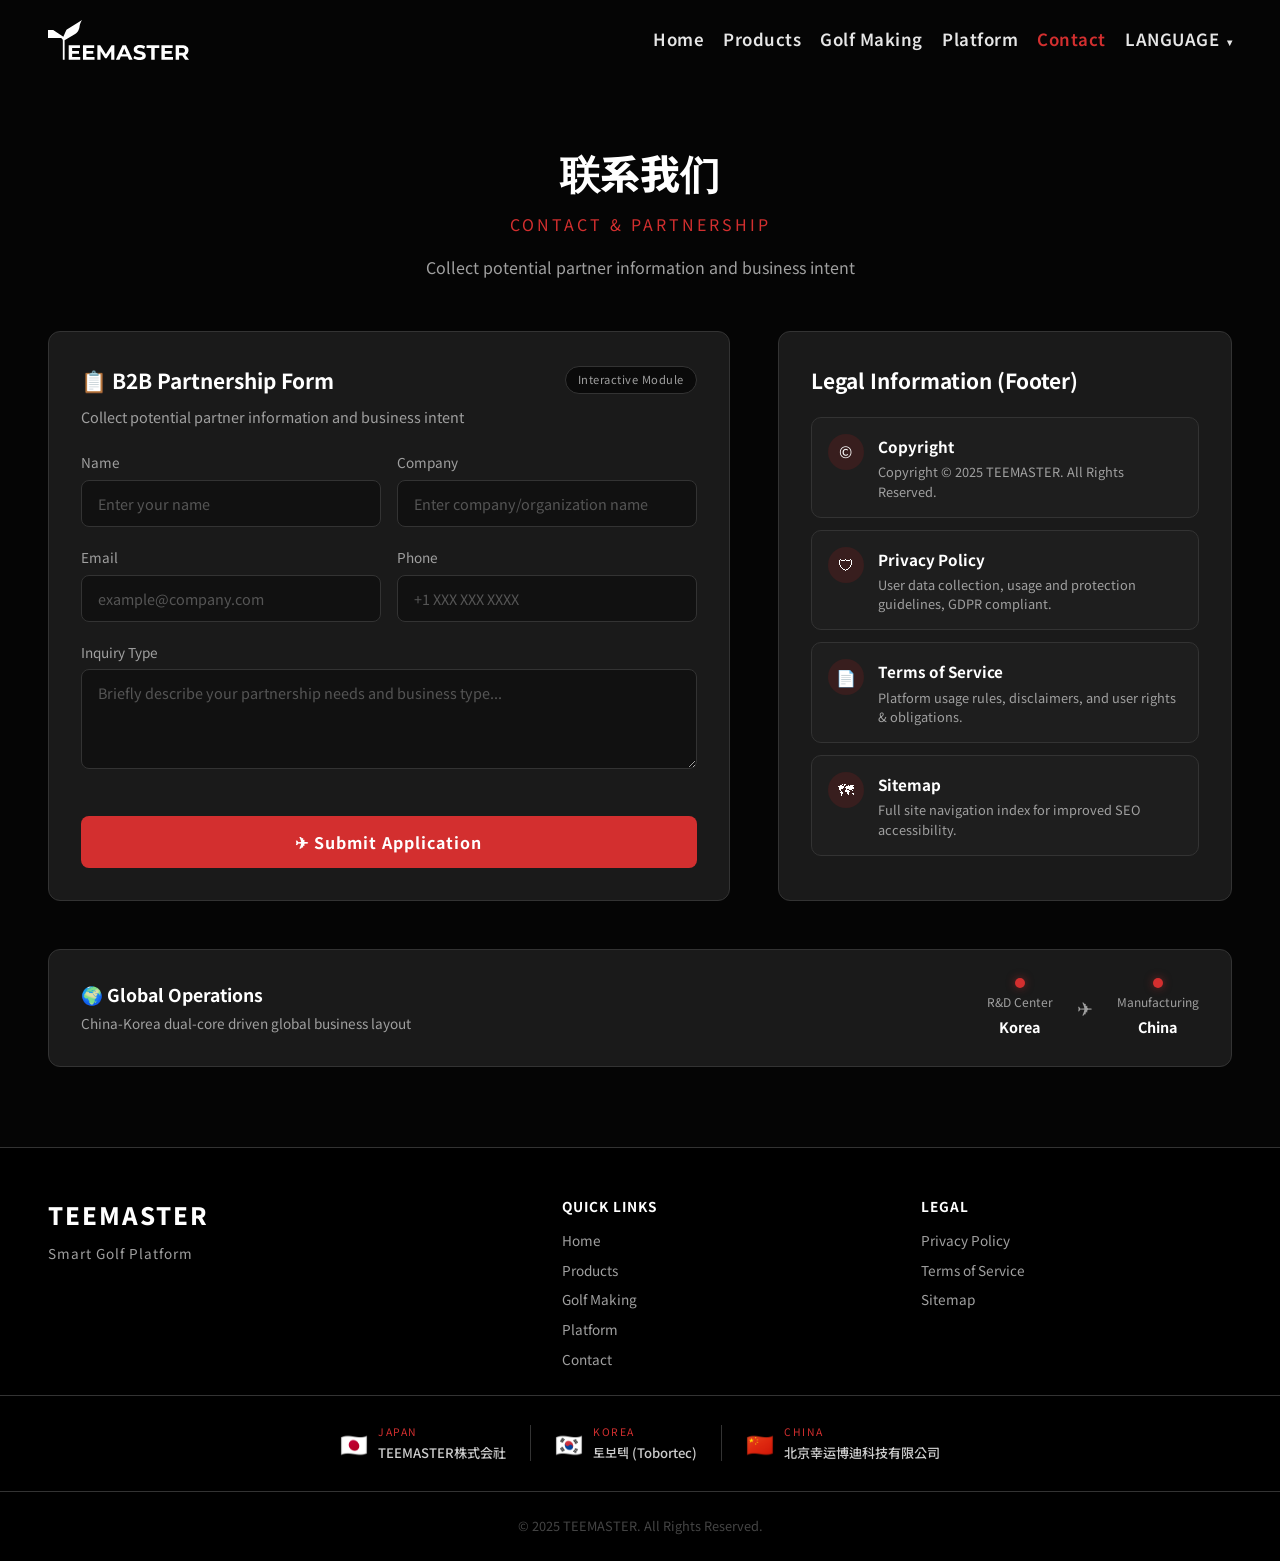
<file: contact.html>
<!doctype html>
<html class="no-js" lang="zh">

<head>
    <meta charset="utf-8">
    <meta name="viewport" content="width=device-width, initial-scale=1">
    <title>联系我们 | TEEMASTER</title>
    <link rel="preconnect" href="https://fonts.googleapis.com">
    <link rel="preconnect" href="https://fonts.gstatic.com" crossorigin>
    <link href="https://fonts.googleapis.com/css2?family=Noto+Sans+KR:wght@300;400;500;600;700&display=swap" rel="stylesheet">
    <link rel="stylesheet" href="css/variables.css">
    <link rel="stylesheet" href="css/reset.css">
    <link rel="stylesheet" href="css/header.css">
    <link rel="stylesheet" href="css/footer.css">
    <meta name="description" content="TEEMASTER B2B 合作 — 联系我们，开启高尔夫事业的合作之旅。">
    <meta name="theme-color" content="#0a0a0a">
    <link rel="icon" href="/favicon.ico" sizes="any">
    <link rel="icon" href="/icon.svg" type="image/svg+xml">
    <style>
        body {
            background-color: #050505;
        }

        .tm-contact-page {
            padding-top: calc(var(--tm-header-height) + 60px);
            max-width: var(--tm-max-width);
            margin: 0 auto;
            padding-left: var(--tm-spacing-lg);
            padding-right: var(--tm-spacing-lg);
            padding-bottom: 80px;
        }

        .tm-contact-page-header {
            text-align: center;
            margin-bottom: 50px;
        }

        .tm-contact-page-header h1 {
            font-size: 2.5rem;
            font-weight: 800;
            color: var(--tm-color-text);
            margin-bottom: 8px;
        }

        .tm-contact-page-header .tm-sub {
            font-size: 1rem;
            color: var(--tm-color-accent);
            letter-spacing: 3px;
            text-transform: uppercase;
            margin-bottom: 16px;
        }

        .tm-contact-page-header .tm-desc {
            font-size: 1rem;
            color: var(--tm-color-text-muted);
            max-width: 600px;
            margin: 0 auto;
            line-height: 1.7;
        }

        /* Scroll reveal */
        .tm-reveal {
            opacity: 0;
            transform: translateY(30px);
            transition: opacity 0.6s ease, transform 0.6s ease;
        }

        .tm-reveal.active {
            opacity: 1;
            transform: translateY(0);
        }

        /* 左右分栏布局 */
        .tm-contact-columns {
            display: grid;
            grid-template-columns: 1.2fr 0.8fr;
            gap: var(--tm-spacing-lg);
            margin-top: var(--tm-spacing-md);
        }

        /* B2B 表单区域 */
        .tm-b2b-form-area {
            background: var(--tm-color-bg-secondary);
            border: 1px solid var(--tm-color-border);
            border-radius: 12px;
            padding: 32px;
        }

        .tm-b2b-form-header {
            display: flex;
            justify-content: space-between;
            align-items: center;
            margin-bottom: 8px;
        }

        .tm-b2b-form-header h2 {
            font-size: 1.3rem;
            font-weight: 700;
            color: var(--tm-color-text);
        }

        .tm-b2b-badge {
            font-size: 0.7rem;
            padding: 4px 12px;
            border: 1px solid var(--tm-color-border);
            border-radius: 20px;
            color: var(--tm-color-text-muted);
        }

        .tm-b2b-desc {
            font-size: 0.9rem;
            color: var(--tm-color-text-muted);
            margin-bottom: 24px;
        }

        .tm-form-row {
            display: grid;
            grid-template-columns: 1fr 1fr;
            gap: 16px;
            margin-bottom: 16px;
        }

        .tm-form-group {
            margin-bottom: 4px;
        }

        .tm-form-group label {
            display: block;
            font-size: 0.85rem;
            color: var(--tm-color-text-muted);
            margin-bottom: 6px;
        }

        .tm-form-control {
            width: 100%;
            padding: 12px 16px;
            background: #111;
            border: 1px solid var(--tm-color-border);
            border-radius: 8px;
            color: var(--tm-color-text);
            font-size: 0.9rem;
            transition: var(--tm-transition-fast);
            box-sizing: border-box;
        }

        .tm-form-control:focus {
            outline: none;
            border-color: var(--tm-color-accent);
        }

        textarea.tm-form-control {
            min-height: 100px;
            resize: vertical;
        }

        .tm-submit-btn {
            width: 100%;
            padding: 14px;
            background: var(--tm-color-accent);
            color: #fff;
            border: none;
            border-radius: 8px;
            font-size: 1rem;
            font-weight: 700;
            cursor: pointer;
            transition: var(--tm-transition-fast);
            margin-top: 8px;
        }

        .tm-submit-btn:hover {
            opacity: 0.9;
        }

        /* 法律指引区域 */
        .tm-legal-area {
            background: var(--tm-color-bg-secondary);
            border: 1px solid var(--tm-color-border);
            border-radius: 12px;
            padding: 32px;
        }

        .tm-legal-area h3 {
            font-size: 1.3rem;
            font-weight: 700;
            color: var(--tm-color-text);
            margin-bottom: 20px;
        }

        .tm-legal-items {
            display: flex;
            flex-direction: column;
            gap: 12px;
        }

        .tm-legal-item {
            display: flex;
            align-items: flex-start;
            gap: 14px;
            padding: 16px;
            background: rgba(255, 255, 255, 0.02);
            border: 1px solid var(--tm-color-border);
            border-radius: 10px;
            text-decoration: none;
            transition: var(--tm-transition-fast);
        }

        .tm-legal-item:hover {
            border-color: var(--tm-color-accent);
        }

        .tm-legal-icon {
            width: 36px;
            height: 36px;
            background: rgba(200, 30, 30, 0.15);
            border-radius: 50%;
            display: flex;
            align-items: center;
            justify-content: center;
            font-size: 1rem;
            flex-shrink: 0;
        }

        .tm-legal-item strong {
            color: var(--tm-color-text);
            font-size: 0.95rem;
            display: block;
            margin-bottom: 4px;
        }

        .tm-legal-item p {
            color: var(--tm-color-text-muted);
            font-size: 0.8rem;
            line-height: 1.5;
        }

        /* 全球业务布局条 */
        .tm-global-bar {
            display: flex;
            align-items: center;
            justify-content: space-between;
            background: var(--tm-color-bg-secondary);
            border: 1px solid var(--tm-color-border);
            border-radius: 12px;
            padding: 28px 32px;
            margin-top: var(--tm-spacing-lg);
        }

        .tm-global-bar-left h3 {
            font-size: 1.1rem;
            font-weight: 700;
            color: var(--tm-color-text);
            margin-bottom: 4px;
        }

        .tm-global-bar-left p {
            font-size: 0.85rem;
            color: var(--tm-color-text-muted);
        }

        .tm-global-bar-locations {
            display: flex;
            align-items: center;
            gap: 24px;
        }

        .tm-location {
            display: flex;
            flex-direction: column;
            align-items: center;
            gap: 4px;
        }

        .tm-location-dot {
            width: 10px;
            height: 10px;
            background: var(--tm-color-accent);
            border-radius: 50%;
        }

        .tm-location-label {
            font-size: 0.75rem;
            color: var(--tm-color-text-muted);
        }

        .tm-location strong {
            font-size: 0.9rem;
            color: var(--tm-color-text);
        }

        .tm-location-arrow {
            font-size: 1.2rem;
            color: var(--tm-color-text-muted);
        }

        @media (max-width: 768px) {
            .tm-contact-page-header h1 {
                font-size: 1.8rem;
            }

            .tm-contact-columns {
                grid-template-columns: 1fr;
            }

            .tm-form-row {
                grid-template-columns: 1fr;
            }

            .tm-global-bar {
                flex-direction: column;
                gap: 20px;
                text-align: center;
            }
        }
    </style>
</head>

<body>
    <header class="tm-header scrolled" id="tm-header">
    <div class="tm-header-container">
      <a href="index.html" class="tm-logo">
        <img src="img/brand/TEEMASTER-LOGO-BANNER-W.svg" alt="TEEMASTER" class="tm-logo-img">
      </a>
      <nav class="tm-nav">
        <ul class="tm-nav-list">
          <li data-mega-col="0"><a href="index.html#hero" data-i18n="nav-home">首页</a></li>
          <li data-mega-col="1"><a href="products.html" data-i18n="nav-products">产品中心</a></li>
          <li data-mega-col="2"><a href="golf-gear.html" data-i18n="nav-golf-gear">高尔夫制造</a></li>
          <li data-mega-col="3"><a href="index.html#platform" data-i18n="nav-platform">数字化平台</a></li>
          <li data-mega-col="4"><a href="contact.html" data-i18n="nav-contact">联系我们</a></li>
          <li data-mega-col="5"><a href="#" class="tm-lang-nav-btn">LANGUAGE <span class="tm-lang-arrow">▾</span></a>
          </li>
        </ul>
      </nav>
      <div class="tm-hamburger" id="tm-hamburger">
        <span></span><span></span><span></span>
      </div>
    </div>

    <!-- Shared full-width Mega Menu -->
    <div class="tm-mega-menu" id="tm-mega-menu">
      <div class="tm-mega-inner">

        <!-- Col 0: 首页 -->
        <div class="tm-mega-col" data-col="0">
          <h4 data-i18n="nav-home">首页</h4>
          <a href="index.html#hero" data-i18n="mega-home-top">返回顶部</a>
          <a href="index.html#products" data-i18n="sec-hardware-title">智能硬件</a>
          <a href="index.html#platform" data-i18n="nav-platform">数字化平台</a>
          <a href="index.html#contact" data-i18n="nav-contact">联系我们</a>
        </div>

        <!-- Col 1: 产品中心 -->
        <div class="tm-mega-col" data-col="1">
          <h4 data-i18n="nav-products">产品中心</h4>
          <a href="category.html?cat=tee-up" data-i18n="hw-autotee">自动发球机</a>
          <a href="category.html?cat=simulator" data-i18n="hw-sim">智能模拟器</a>
          <a href="category.html?cat=distributor" data-i18n="hw-distributor">自动配球机</a>
          <a href="product-putter.html" data-i18n="hw-putter">推杆练习器</a>
        </div>

        <!-- Col 2: 高尔夫制造 -->
        <div class="tm-mega-col" data-col="2">
          <h4 data-i18n="nav-golf-gear">高尔夫制造</h4>
          <div style="column-count: 2; column-gap: 20px;">
            <a href="category.html?cat=gear-bags" data-i18n="gear-cat-bags">高尔夫球包</a>
            <a href="category.html?cat=gear-accessories" data-i18n="gear-cat-accessories">高尔夫配件</a>
            <a href="category.html?cat=gear-balls" data-i18n="gear-cat-balls">高尔夫球</a>
            <a href="category.html?cat=gear-clubs" data-i18n="gear-cat-clubs">高尔夫球杆</a>
            <a href="category.html?cat=gear-apparel" data-i18n="gear-cat-apparel">高尔夫服装</a>
            <a href="category.html?cat=gear-shoes" data-i18n="gear-cat-shoes">高尔夫球鞋</a>
            <a href="category.html?cat=gear-fitting" data-i18n="gear-cat-fitting">定制配件</a>
            <a href="category.html?cat=gear-beauty" data-i18n="gear-cat-beauty">高尔夫美容</a>
            <a href="category.html?cat=gear-practice" data-i18n="gear-cat-practice">练习用品</a>
            <a href="category.html?cat=gear-screen" data-i18n="gear-cat-screen">屏幕制作</a>
            <a href="category.html?cat=gear-park" data-i18n="gear-cat-park">公园高尔夫</a>
          </div>
        </div>

        <!-- Col 3: 数字化平台 -->
        <div class="tm-mega-col" data-col="3">
          <h4 data-i18n="nav-platform">数字化平台</h4>
          <a href="index.html#platform" data-i18n="mega-plat-app">TEEMASTER App</a>
          <a href="index.html#platform" data-i18n="mega-plat-social">社交竞技</a>
          <a href="index.html#platform" data-i18n="mega-plat-ai">AI 挥杆分析</a>
          <a href="index.html#platform" data-i18n="mega-plat-iot">智能连接</a>
        </div>

        <!-- Col 4: 联系我们 -->
        <div class="tm-mega-col" data-col="4">
          <h4 data-i18n="nav-contact">联系我们</h4>
          <a href="contact.html" data-i18n="mega-contact-b2b">B2B 合作咨询</a>
          <a href="contact.html" data-i18n="mega-contact-odm">ODM / OEM 定制</a>
          <a href="contact.html" data-i18n="mega-contact-dist">区域代理</a>
        </div>

        <!-- Col 5: Language -->
        <div class="tm-mega-col" data-col="5">
          <h4>语言 / Language / 언어</h4>
          <button class="tm-lang-option" data-lang="zh">中文</button>
          <button class="tm-lang-option" data-lang="en">English</button>
          <button class="tm-lang-option" data-lang="ko">한국어</button>
          <button class="tm-lang-option" data-lang="ja">日本語</button>
        </div>

      </div>
    </div>
  </header>

    <main class="tm-contact-page">
        <div class="tm-contact-page-header tm-reveal">
            <h1 data-i18n="contact-page-title">联系我们</h1>
            <p class="tm-sub">CONTACT & PARTNERSHIP</p>
            <p class="tm-desc" data-i18n="sec-b2b-desc">收集潜在合作伙伴信息与业务意向</p>
        </div>

        <!-- 左右分栏：表单 + 法律指引 -->
        <div class="tm-contact-columns tm-reveal">
            <!-- 左：B2B Form -->
            <div class="tm-b2b-form-area">
                <div class="tm-b2b-form-header">
                    <h2 data-i18n="sec-b2b-title">📋 B2B 合作表单</h2>
                    <span class="tm-b2b-badge">Interactive Module</span>
                </div>
                <p class="tm-b2b-desc" data-i18n="sec-b2b-desc">收集潜在合作伙伴信息与业务意向</p>
                <form id="b2b-form">
                    <div class="tm-form-row">
                        <div class="tm-form-group">
                            <label for="name" data-i18n="form-name">姓名 (Name)</label>
                            <input type="text" id="name" class="tm-form-control" placeholder="请输入您的姓名"
                                data-i18n-placeholder="form-name-ph" required>
                        </div>
                        <div class="tm-form-group">
                            <label for="company" data-i18n="form-company">公司名称 (Company)</label>
                            <input type="text" id="company" class="tm-form-control" placeholder="请输入公司/机构名称"
                                data-i18n-placeholder="form-company-ph">
                        </div>
                    </div>
                    <div class="tm-form-row">
                        <div class="tm-form-group">
                            <label for="email" data-i18n="form-email">联系邮箱 (Email)</label>
                            <input type="email" id="email" class="tm-form-control" placeholder="example@company.com"
                                required>
                        </div>
                        <div class="tm-form-group">
                            <label for="phone" data-i18n="form-phone">联系电话 (Phone)</label>
                            <input type="tel" id="phone" class="tm-form-control" placeholder="+86 1XX XXXX XXXX"
                                data-i18n-placeholder="form-phone-ph">
                        </div>
                    </div>
                    <div class="tm-form-group">
                        <label for="intent" data-i18n="form-intent">合作意向 (Inquiry Type)</label>
                        <textarea id="intent" class="tm-form-control" placeholder="请简要描述您的合作需求与业务类型..."
                            data-i18n-placeholder="form-intent-ph" required></textarea>
                    </div>
                    <div id="form-msg" style="font-size:0.85rem;margin-bottom:8px;min-height:20px;"></div>
                    <button type="submit" class="tm-submit-btn" id="form-submit-btn" data-i18n="form-submit">✈ 提交申请</button>
                </form>
                <script>
                document.getElementById('b2b-form').addEventListener('submit', async function(e) {
                    e.preventDefault();
                    const btn = document.getElementById('form-submit-btn');
                    const msg = document.getElementById('form-msg');
                    btn.disabled = true;
                    btn.textContent = '제출 중...';
                    msg.style.color = '#888';
                    msg.textContent = '';
                    try {
                        const res = await fetch('/api/inquiry', {
                            method: 'POST',
                            headers: { 'Content-Type': 'application/json' },
                            body: JSON.stringify({
                                name: document.getElementById('name').value,
                                company: document.getElementById('company').value,
                                email: document.getElementById('email').value,
                                phone: document.getElementById('phone').value,
                                intent: document.getElementById('intent').value
                            })
                        });
                        const data = await res.json();
                        if (data.success) {
                            msg.style.color = '#2ecc71';
                            msg.textContent = '✔ 신청이 접수되었습니다. 빠른 시일 내에 연락드리겠습니다.';
                            this.reset();
                        } else {
                            msg.style.color = '#e74c3c';
                            msg.textContent = '오류가 발생했습니다. 다시 시도해 주세요.';
                        }
                    } catch(err) {
                        msg.style.color = '#e74c3c';
                        msg.textContent = '서버 연결에 실패했습니다. 잠시 후 다시 시도해 주세요.';
                    }
                    btn.disabled = false;
                    btn.textContent = '✈ 提交申请';
                });
                </script>
            </div>

            <!-- 右：法律指引 -->
            <div class="tm-legal-area">
                <h3 data-i18n="sec-legal-title">法律指引 (Footer)</h3>
                <div class="tm-legal-items">
                    <a href="#" class="tm-legal-item">
                        <span class="tm-legal-icon">©</span>
                        <div>
                            <strong data-i18n="legal-copyright">版权声明</strong>
                            <p data-i18n="legal-copyright-desc">Copyright © 2025 TEEMASTER. All Rights Reserved.</p>
                        </div>
                    </a>
                    <a href="#" class="tm-legal-item">
                        <span class="tm-legal-icon">🛡</span>
                        <div>
                            <strong data-i18n="legal-privacy">隐私政策</strong>
                            <p data-i18n="legal-privacy-desc">明确用户数据收集、使用与保护规范，符合 GDPR 及当地法规。</p>
                        </div>
                    </a>
                    <a href="#" class="tm-legal-item">
                        <span class="tm-legal-icon">📄</span>
                        <div>
                            <strong data-i18n="legal-terms">服务条款</strong>
                            <p data-i18n="legal-terms-desc">界定平台使用规则、免责声明及用户权利义务。</p>
                        </div>
                    </a>
                    <a href="#" class="tm-legal-item">
                        <span class="tm-legal-icon">🗺</span>
                        <div>
                            <strong data-i18n="legal-sitemap">网站地图</strong>
                            <p data-i18n="legal-sitemap-desc">提供全站快速导航索引，提升 SEO 友好度。</p>
                        </div>
                    </a>
                </div>
            </div>
        </div>

        <!-- 全球业务布局条 -->
        <div class="tm-global-bar tm-reveal" style="transition-delay: 0.3s;">
            <div class="tm-global-bar-left">
                <h3 data-i18n="sec-global-title">🌍 全球业务布局</h3>
                <p data-i18n="sec-global-desc">中韩双核驱动的跨国业务格局展示</p>
            </div>
            <div class="tm-global-bar-locations">
                <div class="tm-location">
                    <span class="tm-location-dot"></span>
                    <span class="tm-location-label">R&D Center</span>
                    <strong data-i18n="loc-korea">韩国 (Korea)</strong>
                </div>
                <div class="tm-location-arrow">✈</div>
                <div class="tm-location">
                    <span class="tm-location-dot"></span>
                    <span class="tm-location-label">Manufacturing</span>
                    <strong data-i18n="loc-china">中国 (China)</strong>
                </div>
            </div>
        </div>
    </main>

    <!-- Footer -->
    <footer class="tm-footer">
        <div class="tm-footer-inner">
            <div class="tm-footer-brand">
                <div class="tm-footer-logo">TEEMASTER</div>
                <p class="tm-footer-tagline" data-i18n="footer-tagline">Smart Golf Platform</p>
            </div>
            <div class="tm-footer-nav">
                <h4 data-i18n="footer-nav-title">快速导航</h4>
                <a href="index.html" data-i18n="nav-home">首页</a>
                <a href="products.html" data-i18n="nav-products">产品中心</a>
                <a href="golf-gear.html" data-i18n="nav-golf-gear">高尔夫制造</a>
                <a href="index.html#platform" data-i18n="nav-platform">数字化平台</a>
                <a href="contact.html" data-i18n="nav-contact">联系我们</a>
            </div>
            <div class="tm-footer-legal">
                <h4 data-i18n="footer-legal-title">法律信息</h4>
                <a href="#" data-i18n="footer-privacy">隐私政策</a>
                <a href="#" data-i18n="footer-terms">服务条款</a>
                <a href="#" data-i18n="legal-sitemap">网站地图</a>
            </div>
        </div>
        <div class="tm-footer-bottom">
            <div class="tm-footer-copy" data-i18n="footer-copy">&copy; 2025 TEEMASTER. All Rights Reserved.</div>
        </div>
    </footer>

    <script src="js/app.js"></script>
    <script>
        document.addEventListener('DOMContentLoaded', () => {
            setTimeout(() => {
                document.querySelectorAll('.tm-reveal').forEach(el => el.classList.add('active'));
            }, 100);
        });
    </script>
</body>

</html>
</file>
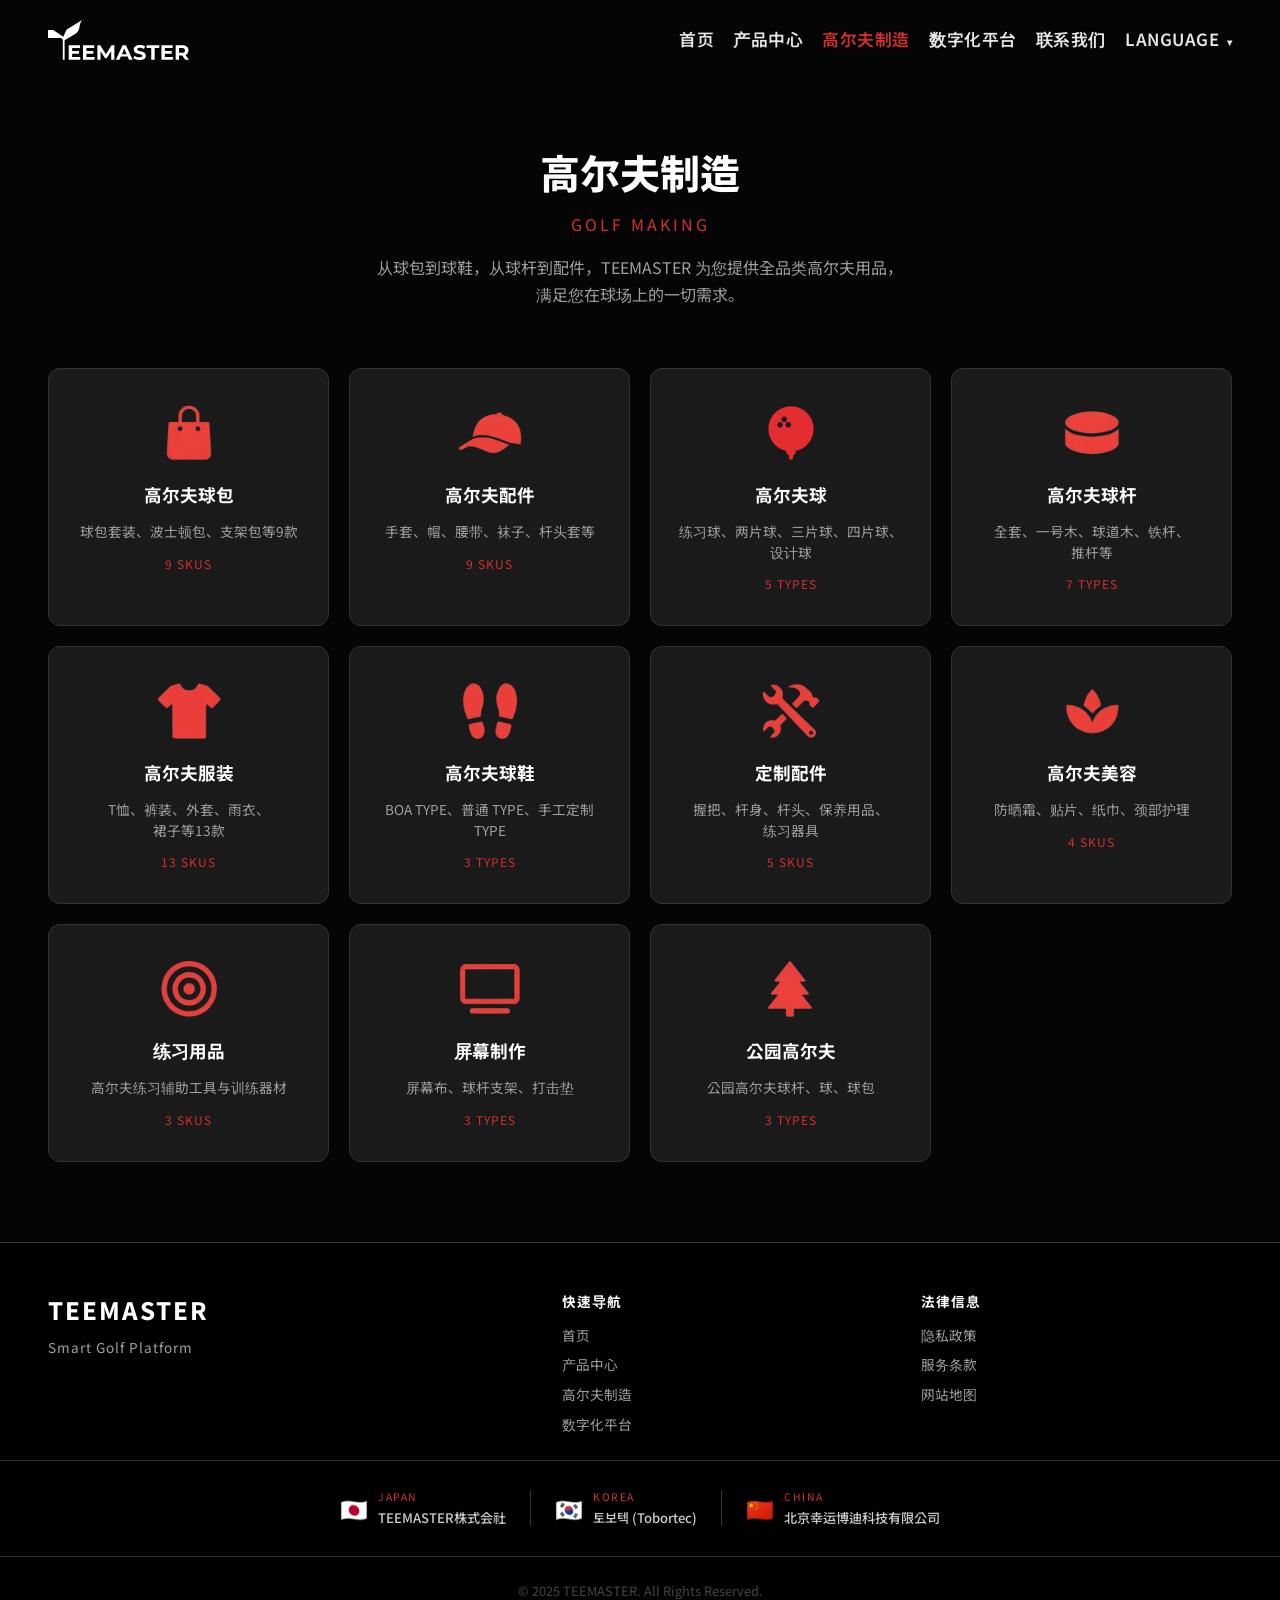
<file: golf-gear.html>
<!doctype html>
<html class="no-js" lang="zh">

<head>
    <meta charset="utf-8">
    <meta name="viewport" content="width=device-width, initial-scale=1">
    <title>高尔夫制造 | TEEMASTER</title>
    <link rel="preconnect" href="https://fonts.googleapis.com">
    <link rel="preconnect" href="https://fonts.gstatic.com" crossorigin>
    <link href="https://fonts.googleapis.com/css2?family=Noto+Sans+KR:wght@300;400;500;600;700&display=swap" rel="stylesheet">
    <link rel="stylesheet" href="css/variables.css">
    <link rel="stylesheet" href="css/reset.css">
    <link rel="stylesheet" href="css/header.css">
    <link rel="stylesheet" href="css/footer.css">
    <meta name="description" content="TEEMASTER 高尔夫制造 — 球包、配件、球杆、服装、球鞋等全品类高尔夫商品。">
    <meta name="theme-color" content="#0a0a0a">
    <link rel="icon" href="/favicon.ico" sizes="any">
    <link rel="icon" href="/icon.svg" type="image/svg+xml">
    <style>
        body {
            background-color: #050505;
        }

        /* Page Main */
        .tm-gear-main {
            padding-top: calc(var(--tm-header-height) + 60px);
            max-width: var(--tm-max-width);
            margin: 0 auto;
            padding-bottom: 80px;
            padding-left: var(--tm-spacing-lg);
            padding-right: var(--tm-spacing-lg);
        }

        .tm-gear-header {
            text-align: center;
            margin-bottom: 60px;
        }

        .tm-gear-header h1 {
            font-size: 2.5rem;
            font-weight: 800;
            color: var(--tm-color-text);
            margin-bottom: 8px;
        }

        .tm-gear-header .tm-sub {
            font-size: 1rem;
            color: var(--tm-color-accent);
            letter-spacing: 3px;
            text-transform: uppercase;
            margin-bottom: 16px;
        }

        .tm-gear-header .tm-desc {
            font-size: 1rem;
            color: var(--tm-color-text-muted);
            max-width: 700px;
            margin: 0 auto;
            line-height: 1.7;
        }

        /* Category Grid */
        .tm-gear-grid {
            display: grid;
            grid-template-columns: repeat(auto-fill, minmax(280px, 1fr));
            gap: 20px;
        }

        .tm-gear-card {
            background-color: var(--tm-color-bg-secondary);
            border: 1px solid var(--tm-color-border);
            border-radius: 12px;
            padding: 32px 24px;
            text-align: center;
            transition: var(--tm-transition-smooth);
            text-decoration: none;
            display: flex;
            flex-direction: column;
            align-items: center;
            gap: 12px;
            position: relative;
            overflow: hidden;
        }

        .tm-gear-card::before {
            content: '';
            position: absolute;
            top: 0;
            left: 0;
            right: 0;
            height: 3px;
            background: var(--tm-color-accent);
            transform: scaleX(0);
            transition: transform 0.3s ease;
        }

        .tm-gear-card:hover::before {
            transform: scaleX(1);
        }

        .tm-gear-card:hover {
            border-color: var(--tm-color-accent);
            transform: translateY(-4px);
            box-shadow: 0 8px 30px rgba(211, 47, 47, 0.15);
        }

        .tm-gear-icon {
            width: 64px;
            height: 64px;
            margin-bottom: 4px;
        }

        .tm-gear-icon img {
            width: 100%;
            height: 100%;
            object-fit: contain;
        }

        .tm-gear-card h3 {
            font-size: 1.1rem;
            font-weight: 700;
            color: var(--tm-color-text);
        }

        .tm-gear-card p {
            font-size: 0.85rem;
            color: var(--tm-color-text-muted);
            line-height: 1.5;
        }

        .tm-gear-card .tm-item-count {
            font-size: 0.75rem;
            color: var(--tm-color-accent);
            letter-spacing: 1px;
            text-transform: uppercase;
        }

        /* Scroll reveal */
        .tm-reveal {
            opacity: 0;
            transform: translateY(30px);
            transition: opacity 0.6s ease, transform 0.6s ease;
        }

        .tm-reveal.active {
            opacity: 1;
            transform: translateY(0);
        }



        /* Section Title Shared */
        .tm-section-title {
            font-size: 2.5rem;
            font-weight: 800;
            color: var(--tm-color-text);
        }

        .tm-section-subtitle {
            font-size: 1rem;
            color: var(--tm-color-accent);
            letter-spacing: 3px;
            text-transform: uppercase;
        }

        @media (max-width: 768px) {
            .tm-gear-main {
                padding-left: 1.5rem;
                padding-right: 1.5rem;
                padding-top: calc(var(--tm-header-height) + 30px);
            }

            .tm-gear-header h1 {
                font-size: 1.8rem;
            }

            .tm-gear-header .tm-desc {
                font-size: 0.9rem;
            }

            .tm-gear-grid {
                grid-template-columns: 1fr 1fr;
                gap: 12px;
            }

            .tm-gear-card {
                padding: 20px 12px;
            }

            .tm-gear-card h3 {
                font-size: 0.9rem;
                word-break: break-all;
                line-height: 1.3;
            }

            .tm-gear-card p {
                font-size: 0.75rem;
            }

            .tm-gear-icon {
                width: 48px;
                height: 48px;
            }
        }
    </style>
</head>

<body>
    <header class="tm-header scrolled" id="tm-header">
    <div class="tm-header-container">
      <a href="index.html" class="tm-logo">
        <img src="img/brand/TEEMASTER-LOGO-BANNER-W.svg" alt="TEEMASTER" class="tm-logo-img">
      </a>
      <nav class="tm-nav">
        <ul class="tm-nav-list">
          <li data-mega-col="0"><a href="index.html#hero" data-i18n="nav-home">首页</a></li>
          <li data-mega-col="1"><a href="products.html" data-i18n="nav-products">产品中心</a></li>
          <li data-mega-col="2"><a href="golf-gear.html" data-i18n="nav-golf-gear">高尔夫制造</a></li>
          <li data-mega-col="3"><a href="index.html#platform" data-i18n="nav-platform">数字化平台</a></li>
          <li data-mega-col="4"><a href="contact.html" data-i18n="nav-contact">联系我们</a></li>
          <li data-mega-col="5"><a href="#" class="tm-lang-nav-btn">LANGUAGE <span class="tm-lang-arrow">▾</span></a>
          </li>
        </ul>
      </nav>
      <div class="tm-hamburger" id="tm-hamburger">
        <span></span><span></span><span></span>
      </div>
    </div>

    <!-- Shared full-width Mega Menu -->
    <div class="tm-mega-menu" id="tm-mega-menu">
      <div class="tm-mega-inner">

        <!-- Col 0: 首页 -->
        <div class="tm-mega-col" data-col="0">
          <h4 data-i18n="nav-home">首页</h4>
          <a href="index.html#hero" data-i18n="mega-home-top">返回顶部</a>
          <a href="index.html#products" data-i18n="sec-hardware-title">智能硬件</a>
          <a href="index.html#platform" data-i18n="nav-platform">数字化平台</a>
          <a href="index.html#contact" data-i18n="nav-contact">联系我们</a>
        </div>

        <!-- Col 1: 产品中心 -->
        <div class="tm-mega-col" data-col="1">
          <h4 data-i18n="nav-products">产品中心</h4>
          <a href="category.html?cat=tee-up" data-i18n="hw-autotee">自动发球机</a>
          <a href="category.html?cat=simulator" data-i18n="hw-sim">智能模拟器</a>
          <a href="category.html?cat=distributor" data-i18n="hw-distributor">自动配球机</a>
          <a href="product-putter.html" data-i18n="hw-putter">推杆练习器</a>
        </div>

        <!-- Col 2: 高尔夫制造 -->
        <div class="tm-mega-col" data-col="2">
          <h4 data-i18n="nav-golf-gear">高尔夫制造</h4>
          <div style="column-count: 2; column-gap: 20px;">
            <a href="category.html?cat=gear-bags" data-i18n="gear-cat-bags">高尔夫球包</a>
            <a href="category.html?cat=gear-accessories" data-i18n="gear-cat-accessories">高尔夫配件</a>
            <a href="category.html?cat=gear-balls" data-i18n="gear-cat-balls">高尔夫球</a>
            <a href="category.html?cat=gear-clubs" data-i18n="gear-cat-clubs">高尔夫球杆</a>
            <a href="category.html?cat=gear-apparel" data-i18n="gear-cat-apparel">高尔夫服装</a>
            <a href="category.html?cat=gear-shoes" data-i18n="gear-cat-shoes">高尔夫球鞋</a>
            <a href="category.html?cat=gear-fitting" data-i18n="gear-cat-fitting">定制配件</a>
            <a href="category.html?cat=gear-beauty" data-i18n="gear-cat-beauty">高尔夫美容</a>
            <a href="category.html?cat=gear-practice" data-i18n="gear-cat-practice">练习用品</a>
            <a href="category.html?cat=gear-screen" data-i18n="gear-cat-screen">屏幕制作</a>
            <a href="category.html?cat=gear-park" data-i18n="gear-cat-park">公园高尔夫</a>
          </div>
        </div>

        <!-- Col 3: 数字化平台 -->
        <div class="tm-mega-col" data-col="3">
          <h4 data-i18n="nav-platform">数字化平台</h4>
          <a href="index.html#platform" data-i18n="mega-plat-app">TEEMASTER App</a>
          <a href="index.html#platform" data-i18n="mega-plat-social">社交竞技</a>
          <a href="index.html#platform" data-i18n="mega-plat-ai">AI 挥杆分析</a>
          <a href="index.html#platform" data-i18n="mega-plat-iot">智能连接</a>
        </div>

        <!-- Col 4: 联系我们 -->
        <div class="tm-mega-col" data-col="4">
          <h4 data-i18n="nav-contact">联系我们</h4>
          <a href="contact.html" data-i18n="mega-contact-b2b">B2B 合作咨询</a>
          <a href="contact.html" data-i18n="mega-contact-odm">ODM / OEM 定制</a>
          <a href="contact.html" data-i18n="mega-contact-dist">区域代理</a>
        </div>

        <!-- Col 5: Language -->
        <div class="tm-mega-col" data-col="5">
          <h4>语言 / Language / 언어</h4>
          <button class="tm-lang-option" data-lang="zh">中文</button>
          <button class="tm-lang-option" data-lang="en">English</button>
          <button class="tm-lang-option" data-lang="ko">한국어</button>
          <button class="tm-lang-option" data-lang="ja">日本語</button>
        </div>

      </div>
    </div>
  </header>

    <main class="tm-gear-main">
        <div class="tm-gear-header tm-reveal">
            <h1 data-i18n="gear-page-title">高尔夫制造</h1>
            <p class="tm-sub" data-i18n="gear-page-sub">GOLF GEAR</p>
            <p class="tm-desc" data-i18n="gear-page-desc">从球包到球鞋，从球杆到配件，TEEMASTER 为您提供全品类高尔夫制造，满足您在球场上的一切需求。</p>
        </div>

        <div class="tm-gear-grid" id="gear-grid">
            <!-- 动态渲染 -->
        </div>
    </main>

    <!-- Footer -->
    <footer class="tm-footer">
        <div class="tm-footer-inner">
            <div class="tm-footer-brand">
                <div class="tm-footer-logo">TEEMASTER</div>
                <p class="tm-footer-tagline" data-i18n="footer-tagline">Smart Golf Platform</p>
            </div>
            <div class="tm-footer-nav">
                <h4 data-i18n="footer-nav-title">快速导航</h4>
                <a href="index.html" data-i18n="nav-home">首页</a>
                <a href="products.html" data-i18n="nav-products">产品中心</a>
                <a href="golf-gear.html" data-i18n="nav-golf-gear">高尔夫制造</a>
                <a href="index.html#platform" data-i18n="nav-platform">数字化平台</a>
            </div>
            <div class="tm-footer-legal">
                <h4 data-i18n="footer-legal-title">法律信息</h4>
                <a href="#" data-i18n="footer-privacy">隐私政策</a>
                <a href="#" data-i18n="footer-terms">服务条款</a>
                <a href="#" data-i18n="legal-sitemap">网站地图</a>
            </div>
        </div>
        <div class="tm-footer-bottom">
            <div class="tm-footer-copy" data-i18n="footer-copy">&copy; 2025 TEEMASTER. All Rights Reserved.</div>
        </div>
    </footer>

    <script src="js/app.js"></script>
    <script>
        const gearCategories = [
            {
                id: 'bags',
                icon: 'img/gear-icons/高尔夫球包.png',
                i18nKey: 'gear-cat-bags',
                name: { zh: '高尔夫球包', en: 'Golf Bags', ko: '골프 가방', ja: 'ゴルフバッグ' },
                desc: { zh: '球包套装、波士顿包、支架包等9款', en: '9 types incl. sets, Boston bags, stand bags', ko: '세트, 보스턴백, 스탠드백 등 9종', ja: 'セット、ボストンバッグ、スタンドバッグなど9種' },
                count: '9 SKUs'
            },
            {
                id: 'accessories',
                icon: 'img/gear-icons/高尔夫配件.png',
                i18nKey: 'gear-cat-accessories',
                name: { zh: '高尔夫配件', en: 'Accessories', ko: '액세서리', ja: 'ゴルフアクセサリー' },
                desc: { zh: '手套、帽、腰带、袜子、杆头套等', en: 'Gloves, hats, belts, socks, headcovers', ko: '글러브, 모자, 벨트, 양말, 헤드커버', ja: 'グローブ、帽子、ベルト、靴下、ヘッドカバーなど' },
                count: '9 SKUs'
            },
            {
                id: 'balls',
                icon: 'img/gear-icons/高尔夫球.png',
                i18nKey: 'gear-cat-balls',
                name: { zh: '高尔夫球', en: 'Golf Balls', ko: '골프볼', ja: 'ゴルフボール' },
                desc: { zh: '练习球、两片球、三片球、四片球、设计球', en: 'Practice, 2/3/4-piece, designer balls', ko: '연습볼, 2/3/4피스, 디자인볼', ja: '練習用、2/3/4ピース、デザインボール' },
                count: '5 Types'
            },
            {
                id: 'clubs',
                icon: 'img/gear-icons/高尔夫球杆.png',
                i18nKey: 'gear-cat-clubs',
                name: { zh: '高尔夫球杆', en: 'Golf Clubs', ko: '골프 클럽', ja: 'ゴルフクラブ' },
                desc: { zh: '全套、一号木、球道木、铁杆、推杆等', en: 'Full sets, drivers, woods, irons, putters', ko: '풀세트, 드라이버, 우드, 아이언, 퍼터', ja: 'フルセット、ドライバー、ウッド、アイアン、パターなど' },
                count: '7 Types'
            },
            {
                id: 'apparel',
                icon: 'img/gear-icons/高尔夫服装.png',
                i18nKey: 'gear-cat-apparel',
                name: { zh: '高尔夫服装', en: 'Golf Apparel', ko: '골프 의류', ja: 'ゴルフアパレル' },
                desc: { zh: 'T恤、裤装、外套、雨衣、裙子等13款', en: '13 styles incl. shirts, pants, jackets', ko: '셔츠, 바지, 자켓 등 13종', ja: 'Tシャツ、パンツ、アウター、レインウェア、スカートなど13種' },
                count: '13 SKUs'
            },
            {
                id: 'shoes',
                icon: 'img/gear-icons/高尔夫球鞋.png',
                i18nKey: 'gear-cat-shoes',
                name: { zh: '高尔夫球鞋', en: 'Golf Shoes', ko: '골프화', ja: 'ゴルフシューズ' },
                desc: { zh: 'BOA TYPE、普通 TYPE、手工定制 TYPE', en: 'BOA, Regular, Handcrafted types', ko: 'BOA, 일반, 핸드메이드 타입', ja: 'BOAタイプ、通常タイプ、ハンドメイドタイプ' },
                count: '3 Types'
            },
            {
                id: 'fitting',
                icon: 'img/gear-icons/定制配件.png',
                i18nKey: 'gear-cat-fitting',
                name: { zh: '定制配件', en: 'Fitting Parts', ko: '피팅 파츠', ja: 'カスタムパーツ' },
                desc: { zh: '握把、杆身、杆头、保养用品、练习器具', en: 'Grips, shafts, heads, maintenance, training aids', ko: '그립, 샤프트, 헤드, 관리용품, 연습기구', ja: 'グリップ、シャフト、ヘッド、メンテナンス用品、練習器具' },
                count: '5 SKUs'
            },
            {
                id: 'beauty',
                icon: 'img/gear-icons/高尔夫美容.png',
                i18nKey: 'gear-cat-beauty',
                name: { zh: '高尔夫美容', en: 'Golf Beauty', ko: '골프 뷰티', ja: 'ゴルフビューティー' },
                desc: { zh: '防晒霜、贴片、纸巾、颈部护理', en: 'Sunscreen, patches, tissues, neck care', ko: '선크림, 패치, 티슈, 넥케어', ja: '日焼け止め、パッチ、ティッシュ、ネックケア' },
                count: '4 SKUs'
            },
            {
                id: 'practice',
                icon: 'img/gear-icons/练习用品.png',
                i18nKey: 'gear-cat-practice',
                name: { zh: '练习用品', en: 'Practice Goods', ko: '연습 용품', ja: '练习用品' },
                desc: { zh: '高尔夫练习辅助工具与训练器材', en: 'Golf practice aids and training equipment', ko: '골프 연습 보조 도구 및 트레이닝 장비', ja: 'ゴルフ練習補助具およびトレーニング機器' },
                count: '3 SKUs'
            },
            {
                id: 'screen',
                icon: 'img/gear-icons/屏幕制作.png',
                i18nKey: 'gear-cat-screen',
                name: { zh: '屏幕制作', en: 'Screen Making', ko: '스크린 제작', ja: 'スクリーン製作' },
                desc: { zh: '屏幕布、球杆支架、打击垫', en: 'Screen cloth, club racks, hitting mats', ko: '스크린천, 클럽거치대, 타격매트', ja: 'スクリーン布、クラブスタンド、打撃マット' },
                count: '3 Types'
            },
            {
                id: 'park',
                icon: 'img/gear-icons/公园高尔夫.png',
                i18nKey: 'gear-cat-park',
                name: { zh: '公园高尔夫', en: 'Park Golf', ko: '파크 골프', ja: 'パークゴルフ' },
                desc: { zh: '公园高尔夫球杆、球、球包', en: 'Park golf clubs, balls, and bags', ko: '파크골프 클럽, 볼, 가방', ja: 'パークゴルフクラブ、ボール、バッグ' },
                count: '3 Types'
            }
        ];

        function renderCategories(lang) {
            const grid = document.getElementById('gear-grid');
            grid.innerHTML = '';
            gearCategories.forEach((cat, index) => {
                const name = cat.name[lang] || cat.name.zh;
                const desc = cat.desc[lang] || cat.desc.zh;
                grid.innerHTML += `
          <a href="category.html?cat=gear-${cat.id}" class="tm-gear-card tm-reveal active" style="transition-delay: ${index * 0.05}s">
            <div class="tm-gear-icon"><img src="${cat.icon}" alt="${name}"></div>
            <h3>${name}</h3>
            <p>${desc}</p>
            <span class="tm-item-count">${cat.count}</span>
          </a>
        `;
            });
            updateLanguage(lang);
        }

        document.addEventListener('DOMContentLoaded', () => {
            const initialLang = localStorage.getItem('tm-lang') || 'zh';
            renderCategories(initialLang);

            window.addEventListener('languageChanged', (e) => {
                renderCategories(e.detail.lang);
            });
        });
    </script>
</body>

</html>
</file>
<file: css/variables.css>
:root {
  /* Colors - Dark Theme (PXG style) */
  --tm-color-bg: #0a0a0a;
  --tm-color-bg-secondary: #1a1a1a;
  --tm-color-text: #ffffff;
  --tm-color-text-muted: #a0a0a0;
  --tm-color-primary: #e6e6e6;
  /* Metallic/Light gray */
  --tm-color-accent: #d32f2f;
  /* Deep red accent */
  --tm-color-border: #333333;

  /* Typography — Noto Sans KR first for Korean priority (matches daewoolife.co.kr) */
  --tm-font-family: "Noto Sans KR", "Segoe UI", Arial, sans-serif;

  /* Transitions */
  --tm-transition-fast: all 0.2s cubic-bezier(0.25, 0.8, 0.25, 1);
  --tm-transition-smooth: all 0.4s cubic-bezier(0.25, 0.8, 0.25, 1);
  --tm-transition-slow: all 0.8s cubic-bezier(0.25, 0.8, 0.25, 1);

  /* Spacing */
  --tm-spacing-sm: 0.5rem;
  --tm-spacing-md: 1.5rem;
  --tm-spacing-lg: 3rem;
  --tm-spacing-xl: 6rem;

  /* Layout */
  --tm-max-width: 1400px;
  --tm-header-height: 80px;
}
</file>
<file: css/header.css>
.tm-header {
    position: fixed;
    top: 0;
    left: 0;
    width: 100%;
    height: var(--tm-header-height);
    z-index: 1000;
    background-color: transparent;
    transition: var(--tm-transition-smooth);
    border-bottom: 1px solid transparent;
}

.tm-header.scrolled {
    background-color: rgba(10, 10, 10, 0.95);
    backdrop-filter: blur(10px);
    -webkit-backdrop-filter: blur(10px);
    border-bottom: 1px solid var(--tm-color-border);
}

.tm-header-container {
    max-width: var(--tm-max-width);
    margin: 0 auto;
    padding: 0 var(--tm-spacing-lg);
    height: 100%;
    display: flex;
    justify-content: space-between;
    align-items: center;
}

.tm-logo {
    display: flex;
    align-items: center;
    height: 40px; /* Logo 容器高度 */
    text-decoration: none;
}

.tm-logo-img {
    height: 100%;
    width: auto;
    display: block;
}

.tm-nav-list {
    display: flex;
    gap: clamp(1rem, 1.5vw, var(--tm-spacing-lg));
}

.tm-nav-list a {
    font-size: 1.05rem;
    font-weight: 600;
    color: var(--tm-color-primary);
    letter-spacing: 0.5px;
    position: relative;
    padding-bottom: 4px;
}

.tm-nav-list a:hover {
    color: var(--tm-color-text);
}

.tm-nav-list a::after {
    content: '';
    position: absolute;
    bottom: 0;
    left: 0;
    width: 0%;
    height: 2px;
    background-color: var(--tm-color-accent);
    transition: var(--tm-transition-fast);
}

.tm-nav-list a:hover::after {
    width: 100%;
}

/* ============================================================
   Shared Full-Width Mega Menu
   ============================================================ */

/* The mega menu panel sits directly below the header bar */
.tm-mega-menu {
    position: absolute;
    top: var(--tm-header-height);
    left: 0;
    width: 100%;
    background-color: rgba(12, 12, 12, 0.97);
    backdrop-filter: blur(20px);
    -webkit-backdrop-filter: blur(20px);
    border-top: 1px solid var(--tm-color-border);
    border-bottom: 1px solid var(--tm-color-border);
    opacity: 0;
    visibility: hidden;
    pointer-events: none;
    transform: translateY(-8px);
    transition: opacity 0.25s ease, transform 0.25s ease, visibility 0.25s ease;
    z-index: 999;
}

/* JS will add .open class to show it */
.tm-mega-menu.open {
    opacity: 1;
    visibility: visible;
    pointer-events: auto;
    transform: translateY(0);
}

/* Inner: 6 equal columns taking full width */
.tm-mega-inner {
    display: flex;
    width: 100%;
}

/* Each column: equal width, separated by subtle border */
.tm-mega-col {
    flex: 1;
    padding: 28px 24px;
    border-right: 1px solid var(--tm-color-border);
    min-height: 180px;
    transition: background-color 0.2s ease;
    cursor: default;
}

.tm-mega-col:last-child {
    border-right: none;
}

/* Active / highlighted column (set by JS on nav hover) */
.tm-mega-col.active {
    background-color: var(--tm-color-accent);
}

.tm-mega-col h4 {
    font-size: 0.9rem;
    font-weight: 700;
    color: var(--tm-color-text);
    text-transform: uppercase;
    letter-spacing: 1.5px;
    margin-bottom: 14px;
    padding-bottom: 10px;
    border-bottom: 1px solid var(--tm-color-border);
    transition: color 0.2s, border-bottom-color 0.2s;
}

.tm-mega-col.active h4 {
    color: #fff;
    border-bottom-color: rgba(255, 255, 255, 0.3);
}

/* Links inside columns */
.tm-mega-col a,
.tm-mega-col button {
    display: block;
    font-size: 0.95rem;
    font-weight: 400;
    color: var(--tm-color-text-muted);
    padding: 5px 0;
    text-decoration: none;
    text-transform: none;
    letter-spacing: 0;
    background: none;
    border: none;
    font-family: inherit;
    text-align: left;
    width: 100%;
    cursor: pointer;
    transition: color 0.15s, padding-left 0.15s;
}

/* Suppress global underline pseudo-element on these links */
.tm-mega-col a::after {
    display: none !important;
}

.tm-mega-col a:hover {
    color: var(--tm-color-text);
    padding-left: 5px;
}

.tm-mega-col.active a,
.tm-mega-col.active button {
    color: rgba(255, 255, 255, 0.85);
}

.tm-mega-col.active a:hover,
.tm-mega-col.active button:hover {
    color: #fff;
    padding-left: 5px;
}

/* Language option active state */
.tm-lang-option.active {
    color: var(--tm-color-accent);
    font-weight: 600;
}

.tm-mega-col.active .tm-lang-option.active {
    color: #fff;
    font-weight: 700;
}

/* LANGUAGE nav button arrow */
.tm-lang-arrow {
    font-size: 0.65rem;
    margin-left: 3px;
    transition: transform 0.2s;
    display: inline-block;
}

/* When mega menu is open, rotate the arrow of the active nav item */
.tm-nav-list li.mega-active>a .tm-lang-arrow {
    transform: rotate(180deg);
}

/* tm-lang-switcher no longer used */
.tm-lang-switcher {
    display: none;
}



/* Hamburger toggle button */
.tm-hamburger {
    display: none;
    flex-direction: column;
    justify-content: center;
    gap: 5px;
    width: 28px;
    height: 28px;
    cursor: pointer;
    z-index: 1001;
}

.tm-hamburger span {
    display: block;
    width: 100%;
    height: 2px;
    background: var(--tm-color-text);
    border-radius: 2px;
    transition: var(--tm-transition-fast);
}

.tm-hamburger.active span:nth-child(1) {
    transform: translateY(7px) rotate(45deg);
}

.tm-hamburger.active span:nth-child(2) {
    opacity: 0;
}

.tm-hamburger.active span:nth-child(3) {
    transform: translateY(-7px) rotate(-45deg);
}

/* Hide mobile-only elements on desktop */
.tm-mobile-lang {
    display: none;
}

@media (max-width: 768px) {
    .tm-mega-menu {
        display: none !important;
        /* Never show mega menu on mobile */
    }
}

/* Mobile responsive navigation */
@media (max-width: 768px) {
    .tm-hamburger {
        display: flex;
    }

    .tm-lang-switcher {
        display: none;
    }

    .tm-nav {
        position: fixed;
        top: 0;
        left: 0;
        width: 100%;
        height: 100vh;
        background-color: rgba(10, 10, 10, 0.98);
        backdrop-filter: blur(20px);
        -webkit-backdrop-filter: blur(20px);
        display: flex;
        flex-direction: column;
        align-items: center;
        justify-content: center;
        opacity: 0;
        visibility: hidden;
        transition: opacity 0.3s ease, visibility 0.3s ease;
        z-index: 999;
    }

    .tm-nav.open {
        opacity: 1;
        visibility: visible;
    }

    .tm-nav-list {
        display: flex;
        flex-direction: column;
        align-items: center;
        gap: 32px;
    }

    .tm-nav-list a {
        font-size: 1.3rem;
        letter-spacing: 2px;
    }

    .tm-nav-list li[data-mega-col="5"] a {
        pointer-events: none;
        color: var(--tm-color-text-muted);
        opacity: 0.8;
    }

    /* Mobile language selector inside menu */
    .tm-mobile-lang {
        display: block;
        margin-top: 40px;
        text-align: center;
    }

    .tm-mobile-lang-toggle {
        display: inline-flex;
        align-items: center;
        gap: 8px;
        padding: 10px 24px;
        border: 1px solid var(--tm-color-border);
        border-radius: 24px;
        color: var(--tm-color-text-muted);
        font-size: 0.9rem;
        cursor: pointer;
        transition: var(--tm-transition-fast);
        background: transparent;
    }

    .tm-mobile-lang-toggle:hover {
        border-color: var(--tm-color-text);
        color: var(--tm-color-text);
    }

    .tm-mobile-lang-toggle .arrow {
        font-size: 0.6rem;
        transition: transform 0.2s ease;
    }

    .tm-mobile-lang-toggle.expanded .arrow {
        transform: rotate(180deg);
    }

    .tm-mobile-lang-options {
        display: none;
        flex-direction: column;
        gap: 0;
        margin-top: 12px;
        overflow: hidden;
    }

    .tm-mobile-lang-options.show {
        display: flex;
    }

    .tm-mobile-lang-options button {
        background: transparent;
        border: none;
        color: var(--tm-color-text-muted);
        font-size: 1rem;
        padding: 12px 20px;
        cursor: pointer;
        transition: var(--tm-transition-fast);
        letter-spacing: 1px;
    }

    .tm-mobile-lang-options button:hover,
    .tm-mobile-lang-options button.active {
        color: var(--tm-color-accent);
    }
}
</file>
<file: css/footer.css>
/* ============================================================
   Contact Section - B2B Form & Legal
   ============================================================ */
.tm-contact-section {
    padding: var(--tm-spacing-xl) var(--tm-spacing-lg);
    max-width: var(--tm-max-width);
    margin: 0 auto;
}

@media (max-width: 768px) {
    .tm-contact-section {
        padding: var(--tm-spacing-lg) 20px; /* 减少移动端边距 */
    }
}

.tm-contact-wrapper {
    display: grid;
    grid-template-columns: 1.2fr 0.8fr;
    gap: var(--tm-spacing-lg);
    margin-bottom: var(--tm-spacing-lg);
}

.tm-contact-cta {
    max-width: var(--tm-max-width);
    margin: 0 auto;
    padding: 0 var(--tm-spacing-lg);
    text-align: center;
}

.tm-contact-cta p {
    font-size: 1.05rem;
    color: var(--tm-color-text-muted);
    max-width: 600px;
    margin: 0 auto 32px;
    line-height: 1.8;
}

/* B2B Form */
.tm-b2b-form-area {
    background-color: var(--tm-color-bg-secondary);
    border: 1px solid var(--tm-color-border);
    padding: var(--tm-spacing-lg);
    border-radius: 12px;
}

.tm-b2b-form-header {
    display: flex;
    justify-content: space-between;
    align-items: center;
    margin-bottom: 8px;
}

.tm-b2b-form-header h2 {
    font-size: 1.4rem;
    font-weight: 700;
    color: var(--tm-color-text);
}

.tm-b2b-badge {
    background: var(--tm-color-bg);
    border: 1px solid var(--tm-color-border);
    padding: 4px 12px;
    border-radius: 6px;
    font-size: 0.75rem;
    color: var(--tm-color-text-muted);
    letter-spacing: 0.5px;
}

.tm-b2b-desc {
    font-size: 0.9rem;
    color: var(--tm-color-text-muted);
    margin-bottom: var(--tm-spacing-md);
}

.tm-form-row {
    display: grid;
    grid-template-columns: 1fr 1fr;
    gap: var(--tm-spacing-md);
}

.tm-form-group {
    margin-bottom: var(--tm-spacing-md);
}

.tm-form-group label {
    display: block;
    margin-bottom: 8px;
    font-size: 0.85rem;
    color: var(--tm-color-text-muted);
}

.tm-form-control {
    width: 100%;
    padding: 12px 16px;
    background-color: var(--tm-color-bg);
    border: 1px solid var(--tm-color-border);
    color: var(--tm-color-text);
    font-size: 0.95rem;
    border-radius: 8px;
    transition: var(--tm-transition-fast);
    font-family: var(--tm-font-family);
}

.tm-form-control::placeholder {
    color: #555;
}

.tm-form-control:focus {
    border-color: var(--tm-color-accent);
    outline: none;
    box-shadow: 0 0 0 2px rgba(211, 47, 47, 0.15);
}

textarea.tm-form-control {
    min-height: 100px;
    resize: vertical;
}

.tm-submit-btn {
    background-color: var(--tm-color-accent);
    color: #fff;
    padding: 14px 24px;
    font-size: 1rem;
    font-weight: 700;
    letter-spacing: 1px;
    border: none;
    border-radius: 8px;
    width: 100%;
    cursor: pointer;
    transition: var(--tm-transition-smooth);
}

.tm-submit-btn:hover {
    background-color: #b71c1c;
    transform: translateY(-1px);
    box-shadow: 0 4px 20px rgba(211, 47, 47, 0.3);
}

/* Legal Area */
.tm-legal-area {
    background-color: var(--tm-color-bg-secondary);
    border: 1px solid var(--tm-color-border);
    padding: var(--tm-spacing-lg);
    border-radius: 12px;
}

.tm-legal-area h3 {
    font-size: 1.2rem;
    font-weight: 700;
    color: var(--tm-color-text);
    margin-bottom: var(--tm-spacing-md);
}

.tm-legal-items {
    display: flex;
    flex-direction: column;
    gap: 8px;
}

.tm-legal-item {
    display: flex;
    align-items: center;
    gap: 14px;
    padding: 14px 16px;
    background-color: var(--tm-color-bg);
    border: 1px solid var(--tm-color-border);
    border-radius: 8px;
    transition: var(--tm-transition-fast);
    text-decoration: none;
}

.tm-legal-item:hover {
    border-color: var(--tm-color-accent);
    background-color: rgba(211, 47, 47, 0.05);
}

.tm-legal-icon {
    width: 36px;
    height: 36px;
    display: flex;
    align-items: center;
    justify-content: center;
    background: var(--tm-color-accent);
    border-radius: 50%;
    font-size: 1rem;
    flex-shrink: 0;
}

.tm-legal-item strong {
    display: block;
    color: var(--tm-color-text);
    font-size: 0.95rem;
    margin-bottom: 2px;
}

.tm-legal-item p {
    color: var(--tm-color-text-muted);
    font-size: 0.8rem;
    line-height: 1.4;
    margin: 0;
}

/* Global Layout */
.tm-global-layout {
    background-color: var(--tm-color-bg-secondary);
    border: 1px solid var(--tm-color-border);
    border-radius: 12px;
    padding: var(--tm-spacing-md) var(--tm-spacing-lg);
    display: flex;
    align-items: center;
    justify-content: space-between;
    gap: var(--tm-spacing-lg);
}

.tm-global-content h3 {
    font-size: 1.1rem;
    font-weight: 700;
    color: var(--tm-color-text);
    margin-bottom: 4px;
}

.tm-global-content p {
    font-size: 0.85rem;
    color: var(--tm-color-text-muted);
}

.tm-global-locations {
    display: flex;
    align-items: center;
    gap: var(--tm-spacing-md);
}

.tm-location {
    display: flex;
    flex-direction: column;
    align-items: center;
    gap: 4px;
}

.tm-location-dot {
    width: 12px;
    height: 12px;
    background: var(--tm-color-accent);
    border-radius: 50%;
    box-shadow: 0 0 8px rgba(211, 47, 47, 0.5);
}

.tm-location-label {
    font-size: 0.75rem;
    color: var(--tm-color-text-muted);
}

.tm-location strong {
    font-size: 0.95rem;
    color: var(--tm-color-text);
}

.tm-location-arrow {
    font-size: 1.4rem;
    color: var(--tm-color-text-muted);
    animation: flyArrow 2s ease-in-out infinite;
}

@keyframes flyArrow {

    0%,
    100% {
        transform: translateX(0);
    }

    50% {
        transform: translateX(8px);
    }
}

/* ============================================================
   Footer
   ============================================================ */
.tm-footer {
    background-color: #000;
    border-top: 1px solid var(--tm-color-border);
    padding: 0;
}

.tm-footer-inner {
    max-width: var(--tm-max-width);
    margin: 0 auto;
    padding: var(--tm-spacing-lg) var(--tm-spacing-lg) var(--tm-spacing-md);
    display: grid;
    grid-template-columns: 1.5fr 1fr 1fr;
    gap: var(--tm-spacing-lg);
}

.tm-footer-brand {
    display: flex;
    flex-direction: column;
}

.tm-footer-logo {
    font-size: 1.5rem;
    font-weight: 800;
    letter-spacing: 2px;
    color: var(--tm-color-text);
    margin-bottom: 8px;
}

.tm-footer-tagline {
    font-size: 0.85rem;
    color: var(--tm-color-text-muted);
    letter-spacing: 1px;
}

.tm-footer-nav,
.tm-footer-legal {
    display: flex;
    flex-direction: column;
    gap: 8px;
}

.tm-footer-nav h4,
.tm-footer-legal h4 {
    font-size: 0.85rem;
    font-weight: 700;
    color: var(--tm-color-text);
    text-transform: uppercase;
    letter-spacing: 1px;
    margin-bottom: 4px;
}

.tm-footer-nav a,
.tm-footer-legal a {
    color: var(--tm-color-text-muted);
    font-size: 0.85rem;
    transition: var(--tm-transition-fast);
}

.tm-footer-nav a:hover,
.tm-footer-legal a:hover {
    color: var(--tm-color-text);
}

.tm-footer-bottom {
    border-top: 1px solid var(--tm-color-border);
    padding: var(--tm-spacing-md) var(--tm-spacing-lg);
    text-align: center;
}

.tm-footer-copy {
    color: #444;
    font-size: 0.8rem;
}

/* ── Global Company Info ── */
.tm-footer-companies {
    border-top: 1px solid var(--tm-color-border);
    padding: 20px var(--tm-spacing-lg);
}

.tm-footer-companies-inner {
    max-width: var(--tm-max-width);
    margin: 0 auto;
    display: flex;
    align-items: center;
    justify-content: center;
    gap: 0;
    flex-wrap: wrap;
}

.tm-footer-company-item {
    display: flex;
    align-items: center;
    gap: 10px;
    padding: 8px 24px;
}

.tm-footer-company-flag {
    font-size: 1.4rem;
    line-height: 1;
}

.tm-footer-company-label {
    font-size: 0.65rem;
    letter-spacing: 1.5px;
    text-transform: uppercase;
    color: var(--tm-color-accent);
    margin-bottom: 2px;
}

.tm-footer-company-name {
    font-size: 0.82rem;
    color: #ccc;
    font-weight: 500;
}

.tm-footer-company-sub {
    font-size: 0.72rem;
    color: var(--tm-color-text-muted);
    margin-top: 1px;
}

.tm-footer-company-divider {
    width: 1px;
    height: 36px;
    background: var(--tm-color-border);
    flex-shrink: 0;
}

@media (max-width: 768px) {
    .tm-footer-companies {
        padding: 16px 16px;
    }
    .tm-footer-companies-inner {
        flex-direction: column;
        align-items: flex-start;
        gap: 12px;
    }
    .tm-footer-company-divider {
        display: none;
    }
    .tm-footer-company-item {
        padding: 0;
    }
}

/* ============================================================
   Responsive
   ============================================================ */
@media (max-width: 768px) {
    .tm-contact-cta {
        padding: 0 20px;
    }

    .tm-contact-cta p {
        max-width: 100%;
        font-size: 0.95rem;
        margin-bottom: 24px;
    }

    .tm-contact-wrapper {
        grid-template-columns: 1fr;
    }

    .tm-form-row {
        grid-template-columns: 1fr;
    }

    .tm-global-layout {
        flex-direction: column;
        text-align: center;
        padding: 24px 16px;
    }

    .tm-footer-inner {
        grid-template-columns: 1fr 1fr;
        gap: 16px 12px;
        padding: 24px 16px 16px;
    }

    .tm-footer-brand {
        grid-column: 1 / -1;
    }

    .tm-footer-logo {
        font-size: 1.2rem;
    }

    .tm-footer-tagline {
        font-size: 0.75rem;
    }

    .tm-footer-nav h4,
    .tm-footer-legal h4 {
        font-size: 0.75rem;
    }

    .tm-footer-nav a,
    .tm-footer-legal a {
        font-size: 0.78rem;
    }

    .tm-footer-bottom {
        padding: 12px 16px;
    }

    .tm-footer-copy {
        font-size: 0.7rem;
    }
}
</file>
<file: css/products.css>
/* Products & Manufacturing Section Styles */
.tm-section {
    padding: var(--tm-spacing-xl) var(--tm-spacing-lg);
    max-width: var(--tm-max-width);
    margin: 0 auto;
}

.tm-section-header {
    text-align: center;
    margin-bottom: var(--tm-spacing-xl);
}

.tm-section-title {
    font-size: 2.5rem;
    font-weight: 800;
    letter-spacing: 0;
    color: var(--tm-color-text);
    margin-bottom: var(--tm-spacing-sm);
    /* 移除 word-break: keep-all 以防止长标题溢出 */
}

.tm-section-title::after {
    content: '';
    display: block;
    width: 60px;
    height: 3px;
    background-color: var(--tm-color-accent);
    margin: 20px auto 0;
}

.tm-section-subtitle {
    font-size: 1.1rem;
    color: var(--tm-color-primary);
    opacity: 0.8;
    text-transform: uppercase;
    letter-spacing: 1px;
}

/* Grid Layout for Products */
.tm-grid {
    display: grid;
    grid-template-columns: repeat(auto-fit, minmax(280px, 1fr));
    gap: var(--tm-spacing-lg);
}

.tm-card {
    display: block;
    background-color: var(--tm-color-bg-secondary);
    border: 1px solid var(--tm-color-border);
    overflow: hidden;
    transition: var(--tm-transition-smooth);
    border-radius: 4px;
}

.tm-card:hover {
    transform: translateY(-10px);
    border-color: var(--tm-color-text-muted);
    box-shadow: 0 15px 30px rgba(0, 0, 0, 0.5);
}

.tm-card-img {
    width: 100%;
    height: 220px;
    object-fit: cover;
    background-color: #222;
}

.tm-card-content {
    padding: var(--tm-spacing-md);
}

.tm-card-title {
    font-size: 1.25rem;
    font-weight: 600;
    margin-bottom: var(--tm-spacing-sm);
    color: var(--tm-color-text);
}

.tm-card-desc {
    font-size: 0.95rem;
    color: var(--tm-color-text-muted);
    line-height: 1.5;
}

/* Premium Gear & Manufacturing Banners */
.tm-banner-row {
    display: flex;
    align-items: center;
    margin-top: var(--tm-spacing-xl);
    background-color: var(--tm-color-bg-secondary);
    border: 1px solid var(--tm-color-border);
}

.tm-banner-row.reverse {
    flex-direction: row-reverse;
}

.tm-banner-img {
    flex: 1;
    min-height: 400px;
    background-size: cover;
    background-position: center;
}

.tm-banner-text {
    flex: 1;
    padding: var(--tm-spacing-xl);
}

.tm-banner-text p {
    font-size: 1.1rem;
    color: var(--tm-color-text-muted);
    line-height: 1.8;
}

@media (max-width: 900px) {

    .tm-banner-row,
    .tm-banner-row.reverse {
        flex-direction: column;
    }

    .tm-banner-img {
        width: 100%;
        min-height: 250px;
    }

    .tm-banner-text {
        padding: var(--tm-spacing-lg);
    }
}


/* ======================================
   PXG-Style Full-Width Product Banners
   ====================================== */

.tm-products-fullwidth {
    background-color: #050505;
}

.tm-product-banner {
    display: flex;
    align-items: stretch;
    min-height: 520px;
    border-bottom: 1px solid rgba(255, 255, 255, 0.06);
    overflow: hidden;
}

.tm-product-banner.reverse {
    flex-direction: row-reverse;
}

.tm-product-banner-img {
    flex: 1.2;
    background-size: cover;
    background-position: center;
    position: relative;
    transition: transform 0.6s ease;
}

.tm-product-banner:hover .tm-product-banner-img {
    transform: scale(1.03);
}

/* dark overlay for contrast */
.tm-product-banner-img::after {
    content: '';
    position: absolute;
    inset: 0;
    background: linear-gradient(to right, rgba(5, 5, 5, 0.4), transparent);
}

.tm-product-banner.reverse .tm-product-banner-img::after {
    background: linear-gradient(to left, rgba(5, 5, 5, 0.4), transparent);
}

.tm-product-banner-content {
    flex: 1;
    display: flex;
    flex-direction: column;
    justify-content: center;
    padding: 60px 80px;
}

.tm-product-banner-label {
    font-size: 0.75rem;
    letter-spacing: 4px;
    text-transform: uppercase;
    color: var(--tm-color-primary);
    margin-bottom: 16px;
    font-weight: 600;
}

.tm-product-banner-title {
    font-size: 3rem;
    font-weight: 800;
    letter-spacing: 0;
    color: var(--tm-color-text);
    margin-bottom: 20px;
    line-height: 1.15;
}

.tm-product-banner-desc {
    font-size: 1.05rem;
    color: var(--tm-color-text-muted);
    line-height: 1.9;
    max-width: 500px;
    margin-bottom: 32px;
}

.tm-product-banner-btn {
    display: inline-block;
    padding: 14px 36px;
    border: 2px solid var(--tm-color-text);
    color: var(--tm-color-text);
    font-size: 0.85rem;
    font-weight: 700;
    letter-spacing: 3px;
    text-transform: uppercase;
    text-decoration: none;
    transition: all 0.3s ease;
    align-self: flex-start;
}

.tm-product-banner-btn:hover {
    background-color: var(--tm-color-text);
    color: var(--tm-color-bg);
}

/* Responsive */
@media (max-width: 900px) {

    .tm-product-banner,
    .tm-product-banner.reverse {
        flex-direction: column;
        min-height: auto;
    }

    .tm-product-banner-img {
        min-height: 300px;
        flex: none;
    }

    .tm-product-banner-content {
        padding: 40px 24px;
    }

    .tm-product-banner-title {
        font-size: 2rem;
    }
}


/* Scroll reveal class */
.tm-reveal {
    opacity: 0;
    transform: translateY(40px);
    transition: opacity 0.8s ease-out, transform 0.8s ease-out;
}

.tm-reveal.active {
    opacity: 1;
    transform: translateY(0);
}

/* Mobile: keep 2 columns for category grids */
@media (max-width: 768px) {
    .tm-section-title {
        font-size: 1.5rem;
        letter-spacing: 1px;
    }

    .tm-section-title::after {
        width: 40px;
        margin-top: 12px;
    }

    .tm-section-subtitle {
        font-size: 0.8rem;
    }

    .tm-grid {
        grid-template-columns: 1fr 1fr;
        gap: 10px;
    }

    .tm-card {
        border-radius: 6px;
    }

    .tm-card:hover {
        transform: translateY(-4px);
    }

    .tm-card-img {
        height: auto;
        aspect-ratio: 1 / 1;
    }

    .tm-card-content {
        padding: 10px;
    }

    .tm-card-title {
        font-size: 0.85rem;
        margin-bottom: 4px;
        line-height: 1.3;
    }

    .tm-card-desc {
        font-size: 0.72rem;
        line-height: 1.4;
    }

    .tm-card-badge {
        font-size: 0.55rem;
        padding: 2px 6px;
        margin-top: 6px;
    }
}
</file>
